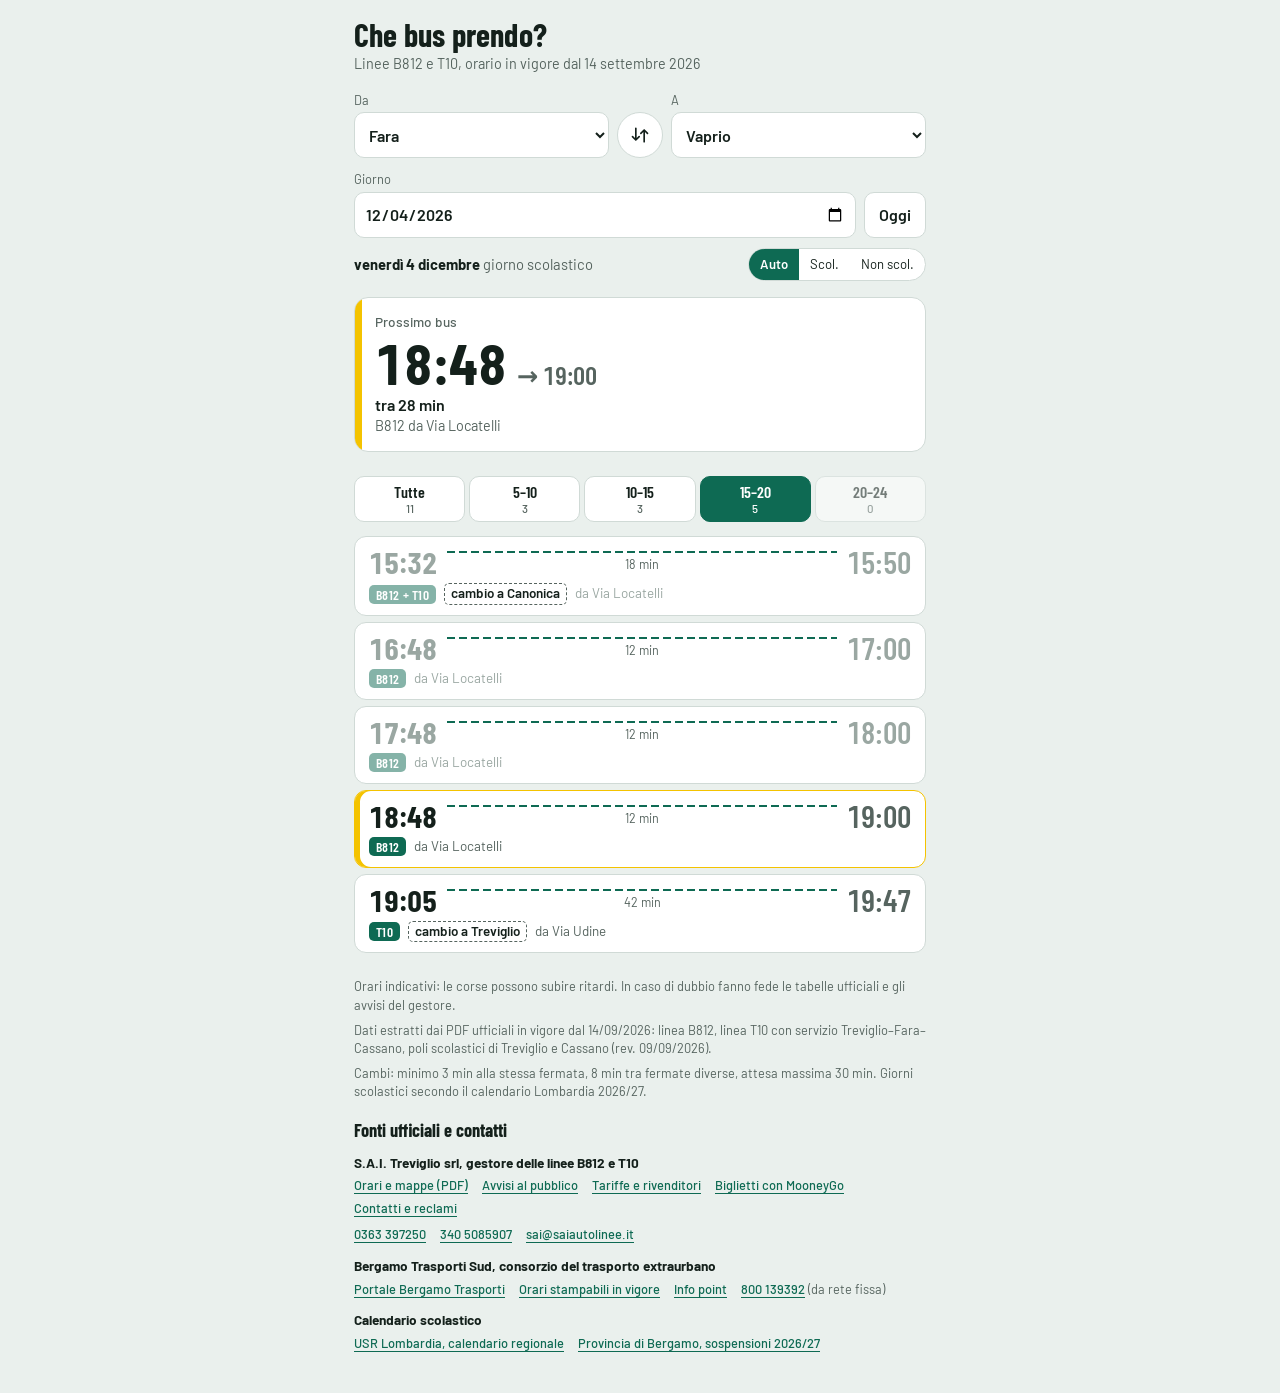
<file: index.html>
<!doctype html>
<html lang="it">
<head>
<meta charset="utf-8">
<meta name="viewport" content="width=device-width,initial-scale=1">
<title>Che bus prendo? Fara e Adda</title>
<link rel="preconnect" href="https://fonts.googleapis.com">
<link rel="preconnect" href="https://fonts.gstatic.com" crossorigin>
<link href="https://fonts.googleapis.com/css2?family=Barlow+Condensed:wght@500;600;700&family=Barlow:wght@400;500;600&display=swap" rel="stylesheet">
<style>
:root{--bg:#EAF0ED;--surface:#FFFFFF;--ink:#14201B;--muted:#56645F;--line:#D0DAD6;--accent:#0E6A53;--accent-ink:#FFFFFF;--signal:#F4C300;--signal-ink:#1D1A00;--gone:#9AA7A2;
--num:"Barlow Condensed","Roboto Condensed","Arial Narrow",system-ui,sans-serif;--body:"Barlow",system-ui,-apple-system,"Segoe UI",sans-serif}
@media (prefers-color-scheme:dark){:root:not([data-theme="light"]){--bg:#0E1512;--surface:#17201C;--ink:#E4ECE8;--muted:#98A6A0;--line:#2A3631;--accent:#4DB293;--accent-ink:#06140F;--signal:#E6B800;--signal-ink:#191500;--gone:#5E6B66}}
:root[data-theme="dark"]{--bg:#0E1512;--surface:#17201C;--ink:#E4ECE8;--muted:#98A6A0;--line:#2A3631;--accent:#4DB293;--accent-ink:#06140F;--signal:#E6B800;--signal-ink:#191500;--gone:#5E6B66}
*{box-sizing:border-box}
html{-webkit-text-size-adjust:100%}
body{margin:0;background:var(--bg);color:var(--ink);font:400 16px/1.45 var(--body)}
main{max-width:600px;margin:0 auto;padding:18px 14px 40px}
h1{font:700 2rem/1 var(--num);margin:0 0 4px;letter-spacing:.2px}
.sub{margin:0 0 16px;color:var(--muted);font-size:.9rem}
button,select,input{font:inherit;color:inherit}
:focus-visible{outline:3px solid var(--signal);outline-offset:2px}
.route{display:grid;grid-template-columns:1fr auto 1fr;gap:8px;align-items:end}
label{display:block;font-size:.8rem;color:var(--muted);margin:0 0 3px}
select,input[type=date]{width:100%;min-height:46px;padding:8px 10px;background:var(--surface);border:1px solid var(--line);border-radius:10px;font-weight:600}
#swap{width:46px;height:46px;border-radius:50%;border:1px solid var(--line);background:var(--surface);display:grid;place-items:center;cursor:pointer}
#swap svg{width:20px;height:20px}
.day{display:grid;grid-template-columns:1fr auto;gap:8px;margin-top:12px;align-items:end}
#today{min-height:46px;padding:0 14px;border-radius:10px;border:1px solid var(--line);background:var(--surface);cursor:pointer;font-weight:600}
.dayrow{display:flex;flex-wrap:wrap;gap:6px 12px;align-items:center;justify-content:space-between;margin-top:10px}
#dayline{margin:0;font-size:.92rem}#dayline span{color:var(--muted)}
#ov{display:inline-flex;border:1px solid var(--line);border-radius:999px;overflow:hidden;background:var(--surface)}
#ov button{border:0;background:none;padding:6px 11px;font-size:.82rem;cursor:pointer}
#ov button[aria-pressed=true]{background:var(--accent);color:var(--accent-ink);font-weight:600}
#notice,.warnbox{margin:10px 0 0;padding:8px 12px;border-radius:10px;background:var(--surface);border-left:4px solid var(--signal);font-size:.9rem}
#hero{margin:16px 0 0;background:var(--surface);border-radius:14px;padding:14px 16px 14px 20px;position:relative;overflow:hidden;border:1px solid var(--line)}
#hero::before{content:"";position:absolute;left:0;top:0;bottom:0;width:7px;background:var(--signal)}
#hero p{margin:0}
#hero .k{font-size:.85rem;color:var(--muted);font-weight:500}
#hero .big{font:700 3.6rem/1 var(--num);font-variant-numeric:tabular-nums;margin:2px 0}
#hero .big .to{font-size:1.6rem;font-weight:600;color:var(--muted);margin-left:10px}
#hero .s{font-weight:600}#hero .s2{color:var(--muted);font-size:.9rem}
.link{border:0;background:none;color:var(--accent);font-weight:600;padding:4px 0;cursor:pointer;text-decoration:underline;text-underline-offset:3px}
#bands{display:grid;grid-template-columns:repeat(5,1fr);gap:4px;margin:18px 0 8px;position:sticky;top:0;background:var(--bg);padding:6px 0;z-index:2}
#bands button{border:1px solid var(--line);background:var(--surface);border-radius:10px;padding:6px 2px;cursor:pointer;font:600 1rem/1.1 var(--num);display:flex;flex-direction:column;align-items:center}
#bands small{font:500 .72rem var(--body);color:var(--muted)}
#bands button[aria-selected=true]{background:var(--accent);color:var(--accent-ink);border-color:var(--accent)}
#bands button[aria-selected=true] small{color:inherit}
#bands .empty{opacity:.55}
#list{list-style:none;margin:0;padding:0}
#list>li{background:var(--surface);border:1px solid var(--line);border-radius:12px;margin:0 0 6px}
#list>li.next{border-color:var(--signal);box-shadow:inset 5px 0 0 var(--signal)}
.row{width:100%;display:grid;grid-template-columns:auto 1fr auto;grid-template-areas:"dep mid arr" "meta meta meta";gap:0 10px;align-items:center;padding:10px 14px;border:0;background:none;text-align:left;cursor:pointer}
.t{font:700 1.9rem/1 var(--num);font-variant-numeric:tabular-nums}
.dep{grid-area:dep}.arr{grid-area:arr;color:var(--muted);font-weight:600}
.mid{grid-area:mid;display:flex;flex-direction:column;align-items:center;gap:2px}
.bar{height:2px;width:100%;background:repeating-linear-gradient(90deg,var(--accent) 0 8px,transparent 8px 12px)}
.d{font-size:.78rem;color:var(--muted)}
.meta{grid-area:meta;display:flex;flex-wrap:wrap;gap:4px 8px;margin-top:6px;font-size:.84rem;align-items:center}
.ln{font:600 .85rem var(--num);background:var(--accent);color:var(--accent-ink);padding:1px 7px;border-radius:5px;letter-spacing:.3px}
.chg{font-weight:600;color:var(--ink);border:1px dashed var(--muted);padding:0 6px;border-radius:5px}
.from{color:var(--muted)}
li.gone .t,li.gone .from{color:var(--gone)}li.gone .ln{opacity:.5}
.detail{padding:4px 14px 14px;border-top:1px solid var(--line)}
.legh{margin:10px 0 4px;font-size:.84rem;color:var(--muted)}.legh b{color:var(--ink)}
.tl{list-style:none;margin:0;padding:0 0 0 14px;border-left:2px solid var(--line)}
.tl li{display:grid;grid-template-columns:3.2em 1fr;gap:8px;padding:3px 0;position:relative;font-size:.9rem}
.tl li::before{content:"";position:absolute;left:-19px;top:10px;width:8px;height:8px;border-radius:50%;background:var(--surface);border:2px solid var(--line)}
.tl li.edge::before{background:var(--accent);border-color:var(--accent)}
.tl li.edge{font-weight:600}
.tl time{font:600 1rem var(--num);font-variant-numeric:tabular-nums}
.tl em{font-style:normal;color:var(--muted)}
.change{margin:10px 0;padding:8px 10px;border-radius:8px;background:var(--bg);font-size:.88rem}
.backh{margin:14px 0 6px;font-weight:600;font-size:.9rem}.warn{color:var(--muted);font-weight:500}
.chips{display:flex;flex-wrap:wrap;gap:6px;align-items:center}
.chips button{border:1px solid var(--accent);color:var(--accent);background:none;border-radius:999px;padding:3px 12px;font:600 1.05rem var(--num);cursor:pointer}
.chips .last,.fine{font-size:.8rem;color:var(--muted);margin:4px 0 0}
.hint{margin:0 0 8px;font-size:.88rem;color:var(--muted)}
.none{background:var(--surface);border:1px solid var(--line);border-radius:12px;padding:14px;margin:0}
footer{margin-top:24px;font-size:.8rem;color:var(--muted)}
footer p{margin:0 0 6px}
footer h2{font:700 1.15rem var(--num);color:var(--ink);margin:18px 0 6px}
footer h3{font-size:.85rem;color:var(--ink);margin:12px 0 4px}
footer ul{list-style:none;margin:0;padding:0;display:flex;flex-wrap:wrap;gap:4px 14px}
a{color:var(--accent);text-underline-offset:3px}
footer a{font-weight:500}
footer ul+ul{margin-top:8px}
@media (max-width:380px){#hero .big{font-size:3rem}.t{font-size:1.65rem}#bands button{font-size:.9rem}}
@media (prefers-reduced-motion:reduce){*{scroll-behavior:auto!important}}
</style>
</head>
<body>
<main>
<h1>Che bus prendo?</h1>
<p class="sub">Linee B812 e T10, orario in vigore dal 14 settembre 2026</p>

<div class="route">
  <div><label for="from">Da</label><select id="from"></select></div>
  <button id="swap" aria-label="Inverti partenza e arrivo" title="Inverti"><svg viewBox="0 0 24 24" fill="none" stroke="currentColor" stroke-width="2" stroke-linecap="round" stroke-linejoin="round"><path d="M7 4v14M3 14l4 4 4-4M17 20V6M13 10l4-4 4 4"/></svg></button>
  <div><label for="to">A</label><select id="to"></select></div>
</div>

<div class="day">
  <div><label for="date">Giorno</label><input type="date" id="date" min="2026-09-14" max="2027-09-13"></div>
  <button id="today">Oggi</button>
</div>
<div class="dayrow">
  <p id="dayline"></p>
  <div id="ov" role="group" aria-label="Tipo di giorno"><button data-v="auto">Auto</button><button data-v="S">Scol.</button><button data-v="NS">Non scol.</button></div>
</div>
<p id="notice" hidden></p>
<p id="bridge" class="warnbox" hidden>Molte scuole superiori della provincia di Bergamo sospendono le lezioni in questo giorno: le corse scolastiche potrebbero non esserci. Controlla gli <a href="https://www.saiautolinee.it/notizie" target="_blank" rel="noopener noreferrer">avvisi SAI</a> o scegli Non scol.</p>

<section id="hero" aria-live="polite" hidden></section>
<div id="bands" role="tablist" aria-label="Fasce orarie"></div>
<p id="hint" class="hint" hidden>Nessun bus diretto su questa tratta: sono indicate le soluzioni con un cambio.</p>
<ul id="list"></ul>
<section id="mappa" hidden></section>

<footer>
  <p>Orari indicativi: le corse possono subire ritardi. In caso di dubbio fanno fede le tabelle ufficiali e gli avvisi del gestore.</p>
  <p>Dati estratti dai PDF ufficiali in vigore dal 14/09/2026: linea B812, linea T10 con servizio Treviglio–Fara–Cassano, poli scolastici di Treviglio e Cassano (rev. 09/09/2026).</p>
  <p>Cambi: minimo 3 min alla stessa fermata, 8 min tra fermate diverse, attesa massima 30 min. Giorni scolastici secondo il calendario Lombardia 2026/27.</p>

  <h2>Fonti ufficiali e contatti</h2>
  <h3>S.A.I. Treviglio srl, gestore delle linee B812 e T10</h3>
  <ul>
    <li><a href="https://www.saiautolinee.it/orari-e-linee#lines" target="_blank" rel="noopener noreferrer">Orari e mappe (PDF)</a></li>
    <li><a href="https://www.saiautolinee.it/notizie" target="_blank" rel="noopener noreferrer">Avvisi al pubblico</a></li>
    <li><a href="https://www.saiautolinee.it/tariffe" target="_blank" rel="noopener noreferrer">Tariffe e rivenditori</a></li>
    <li><a href="https://www.saiautolinee.it/mooneygo" target="_blank" rel="noopener noreferrer">Biglietti con MooneyGo</a></li>
    <li><a href="https://www.saiautolinee.it/contatti" target="_blank" rel="noopener noreferrer">Contatti e reclami</a></li>
  </ul>
  <ul>
    <li><a href="tel:+390363397250">0363 397250</a></li>
    <li><a href="tel:+393405085907">340 5085907</a></li>
    <li><a href="mailto:sai@saiautolinee.it">sai@saiautolinee.it</a></li>
  </ul>
  <h3>Bergamo Trasporti Sud, consorzio del trasporto extraurbano</h3>
  <ul>
    <li><a href="https://www.bergamotrasporti.it/" target="_blank" rel="noopener noreferrer">Portale Bergamo Trasporti</a></li>
    <li><a href="https://www.bergamotrasporti.it/orari-stampabili-in-vigore/" target="_blank" rel="noopener noreferrer">Orari stampabili in vigore</a></li>
    <li><a href="https://www.bergamotrasporti.it/info-point/informazioni/" target="_blank" rel="noopener noreferrer">Info point</a></li>
    <li><a href="tel:800139392">800 139392</a> (da rete fissa)</li>
  </ul>
  <h3>Calendario scolastico</h3>
  <ul>
    <li><a href="https://www.mim.gov.it/web/usr-lombardia/calendario-scolastico-regionale" target="_blank" rel="noopener noreferrer">USR Lombardia, calendario regionale</a></li>
    <li><a href="https://www.provincia.bergamo.it/cnvpbgrm/po/mostra_news.php?id=2630&amp;area=H" target="_blank" rel="noopener noreferrer">Provincia di Bergamo, sospensioni 2026/27</a></li>
  </ul>
</footer>
</main>
<script>
const DATA={"stops":[["Pontirolo","Viale Italia"],["Pontirolo","Via Mazzini"],["Ciserano","Via Circonvallazione Sud fronte civ. 10"],["Ciserano","SP122 Francesca"],["Zingonia","corso Europa c/o Fai Da Te"],["Verdellino","Corso Africa"],["Verdellino","Via Gramsci civ. 22"],["Verdellino","Via Morletta, FS Nodo V1"],["Verdello","Via Don Giavazzi, banca"],["Levate","Corso Europa, parcheggio"],["Stezzano","Via Papa Giovanni XXIII 7"],["Treviglio","Stazione FS (V.le De Gasperi)"],["Treviglio","Piazza del Popolo"],["Treviglio","Stazione Ovest (P.le Mazzini)"],["Treviglio","V.le Montegrappa"],["Treviglio","Via Buonarroti"],["Treviglio","Via Isser (SAME)"],["Badalasco","Via Veneziana"],["Fara","Via Locatelli"],["Fara","Via Bergamo (distributore)"],["Canonica","Via Lodi 40"],["Canonica","Via Bergamo (edicola)"],["Bergamo","Colognola Chiesa"],["Bergamo","Stazione Autolinee, pensilina 11"],["Canonica","Via Matteotti (chiesa)"],["Vaprio","Via Perego (ATM)"],["Verdellino","E-BRT"],["Treviglio","Piazza Mentana"],["Castel Rozzone","Piazza Castello"],["Arcene","Corso Europa SS42"],["Verdello","Via Papa Giovanni XXIII, distributore"],["Caravaggio","Via Zenale e Butinone"],["Treviglio","Ospedale / ITIS"],["Treviglio","V.le Merisio (Agraria)"],["Caravaggio","Via Mazzini, Autostazione"],["Castel Rozzone","C.so Europa"],["Stezzano","Via Zanchi, Hotel Albi"],["Verdello","Via Giovanni XXIII - fronte distrib."],["Zingonia","corso Europa, 29/33"],["Ciserano","S.P.122, Via Francesca"],["Ciserano","Via Circonvallazione Sud 10"],["Arcene","Via Alcide De Gasperi 11"],["Arcene","Corso Europa, S.S.42"],["Verdellino","F.S. Via Gramsci, 15"],["Verdellino","Corso Africa, 16"],["Bergamo","stazione Autolinee,pensilina 11"],["Bergamo","Colognola Edicola"],["Verdello","Via Don Giavazzi"],["Verdellino","Via Morletta, lato Park, FS"],["Comun Nuovo","Via Duca D'Aosta 16"],["Castel Rozzone","Via Nazioni Unite"],["Vaprio","Via per Grezzago"],["Trezzo","Via Nenni (ITC)"],["Geromina","Via Canonica"],["Castel Cerreto","Frazione"],["Fara","Via Udine"],["Trezzo","Via Biffi (edicola)"],["Cassano","Liceo (C.so Europa)"],["Cassano","Bv. Colonnella"],["Cassano","Stazione FS"]],"runs":[["B812","S5",0,"",[[0,365],[1,366],[2,373],[3,373],[4,374],[5,376],[6,378],[7,379],[8,381],[9,386],[10,395]]],["B812","S6",0,"",[[11,374],[12,376],[13,370],[14,371],[15,375],[16,378],[17,384],[18,391],[19,392],[20,396],[21,398],[0,404],[1,405],[2,416],[3,416],[4,417],[5,418],[6,420],[7,422],[8,423],[9,431],[10,443],[22,448],[23,460]]],["B812","NS6",1,"",[[11,375],[12,377],[13,378],[15,379],[16,382],[17,386],[18,393],[19,395],[20,398],[24,399],[25,405],[24,410],[21,411],[0,416],[1,417],[2,422],[3,424],[4,425],[5,426],[6,428],[26,430]]],["B812","S6",0,"",[[11,404],[12,406],[13,400],[14,401],[27,407],[28,415],[29,420],[30,425],[9,436],[10,444],[22,453],[23,465]]],["B812","S6",0,"",[[18,410],[19,411],[20,414],[21,415],[2,422]]],["B812","NS6",1,"",[[11,420],[12,422],[13,423],[15,424],[16,427],[17,431],[18,438],[19,440],[20,443],[24,444],[25,450],[24,455],[21,456],[0,461],[1,462],[2,467],[3,469],[4,470],[5,471],[6,473],[26,475]]],["B812","S6",0,"",[[11,480],[12,482],[13,483],[15,484],[16,487],[17,491],[18,498],[19,500],[20,503],[24,504],[25,510],[24,515],[21,516],[0,521],[1,522],[2,527],[3,529],[4,530],[5,531],[6,533],[26,535]]],["B812","NS6",1,"",[[11,495],[12,497],[13,498],[15,499],[16,502],[17,506],[18,513],[19,515],[20,518],[24,519],[25,525],[24,530],[21,531],[0,536],[1,537],[2,542],[3,544],[4,545],[5,546],[6,548],[26,550]]],["B812","NS6",1,"",[[11,540],[12,542],[13,543],[15,544],[16,547],[17,551],[18,558],[19,560],[20,563],[24,564],[25,570],[24,575],[21,576],[0,581],[1,582],[2,587],[3,589],[4,590],[5,591],[6,593],[26,595]]],["B812","S6",0,"",[[11,555],[12,557],[13,558],[15,559],[16,562],[17,566],[18,573],[19,575],[20,578],[24,579],[25,585],[24,590],[21,591],[0,596],[1,597],[2,602],[3,604],[4,605],[5,606],[6,608],[26,610]]],["B812","NS5",0,"",[[11,645],[12,647],[13,648],[15,649],[16,652],[17,656],[18,663],[19,665],[20,668],[24,669],[25,675],[24,680],[21,681],[0,686],[1,687],[2,692],[3,694],[4,695],[5,696],[6,698],[26,700]]],["B812","S6",0,"",[[11,664],[12,666],[13,660],[14,661],[15,667],[16,670],[17,673],[18,678],[19,679],[20,681],[21,685],[0,690],[1,691],[2,696],[3,697],[4,700],[5,701],[6,703],[7,704],[8,706],[9,713],[10,719],[22,725],[23,730]]],["B812","NS6",1,"",[[11,675],[12,677],[13,678],[15,679],[16,682],[17,686],[18,693],[19,695],[20,698],[24,699],[25,705],[24,710],[21,711],[0,716],[1,717],[2,722],[3,724],[4,725],[5,726],[6,728],[26,730]]],["B812","S6",0,"",[[11,724],[12,726],[13,720],[14,721],[15,728],[16,730],[17,733],[18,738],[19,739],[20,743],[21,745],[0,750],[1,751],[2,758],[3,760],[4,762],[5,763],[6,765],[7,766],[8,768],[9,773],[10,779],[22,786],[23,792]]],["B812","S5",0,"",[[31,725],[32,729],[33,735],[11,739],[12,741],[27,743],[28,750],[29,755],[30,760],[10,769],[22,776],[23,785]]],["B812","SSAB",0,"",[[33,732],[11,737],[12,739],[13,741],[15,743],[16,744],[17,747],[18,751],[19,756],[21,760]]],["B812","SSAB",0,"",[[33,732],[11,739],[12,741],[27,742],[28,750],[29,755],[30,760],[10,769],[22,776],[23,785]]],["B812","NS6",1,"",[[11,750],[12,752],[13,753],[15,754],[16,757],[17,761],[18,768],[19,770],[20,773],[24,774],[25,780],[24,785],[21,786],[0,791],[1,792],[2,797],[3,799],[4,800],[5,801],[6,803],[26,805]]],["B812","S6",0,"",[[11,754],[12,756],[13,750],[14,751],[15,758],[16,759],[17,762],[18,766],[19,767],[20,771],[21,772],[0,778],[1,779],[2,786],[3,787],[4,790],[5,792],[6,794],[7,795],[8,796],[9,801],[10,808],[22,814],[23,820]]],["B812","S6",0,"",[[34,785],[35,798],[29,803],[2,808],[3,809],[4,811],[5,812],[6,814],[7,815],[8,815],[30,816]]],["B812","S6",0,"",[[31,785],[32,790],[33,793],[11,798],[12,800],[13,802],[15,803],[16,805],[17,809],[18,813],[19,814],[20,817],[21,820],[0,824],[1,825],[2,832],[3,834],[4,836],[5,837],[6,839],[7,840],[8,842],[9,847],[10,855],[22,860],[23,870]]],["B812","S6",0,"",[[31,790],[32,793],[33,795],[11,800],[12,802],[27,804],[0,814],[1,813],[2,821],[3,823],[4,825],[5,826],[6,828],[30,830],[9,834]]],["B812","NS6",1,"",[[11,795],[12,797],[13,798],[15,799],[16,802],[17,806],[18,813],[19,815],[20,818],[24,819],[25,825],[24,830],[21,831],[0,836],[1,837],[2,842],[3,844],[4,845],[5,846],[6,848],[26,850]]],["B812","S5",0,"",[[34,845],[35,858],[29,863],[2,868],[3,869],[4,871],[5,872],[6,874],[26,875],[7,875],[8,876]]],["B812","S5",0,"",[[31,845],[32,848],[33,850],[11,860],[12,862],[15,863],[16,866],[17,870],[18,875],[19,876],[20,879],[21,880],[0,885],[1,887],[2,893],[3,895],[4,897],[5,898],[6,900],[7,901],[8,902],[9,909],[10,916],[22,921],[23,927]]],["B812","NS6",1,"",[[11,870],[12,872],[13,873],[15,874],[16,877],[17,881],[18,888],[19,890],[20,893],[24,894],[25,900],[24,905],[21,906],[0,911],[1,912],[2,917],[3,919],[4,920],[5,921],[6,923],[26,925]]],["B812","SSAB",0,"",[[11,885],[12,887],[13,888],[15,889],[16,892],[17,896],[18,903],[19,905],[20,908],[24,909],[25,915],[24,920],[21,921],[0,926],[1,927],[2,932],[3,934],[4,935],[5,936],[6,938],[26,940]]],["B812","S5",0,"",[[31,905],[32,908],[33,910],[11,915],[12,917],[13,920],[15,923],[16,924],[17,928],[18,932],[19,933],[20,936],[21,939],[0,942],[1,945],[2,952],[3,954],[4,956],[5,957],[6,959],[26,962],[7,960],[8,967],[9,972],[10,975],[22,981],[23,987]]],["B812","F6",1,"",[[11,990],[12,992],[13,993],[15,994],[16,997],[17,1001],[18,1008],[19,1010],[20,1013],[24,1014],[25,1020],[24,1025],[21,1026],[0,1031],[1,1032],[2,1037],[3,1039],[4,1040],[5,1041],[6,1043],[26,1045]]],["B812","NS5",0,"",[[11,1050],[12,1052],[13,1053],[15,1054],[16,1057],[17,1061],[18,1068],[19,1070],[20,1073],[24,1074],[25,1080],[24,1085],[21,1086],[0,1091],[1,1092],[2,1097],[3,1099],[4,1100],[5,1101],[6,1103],[26,1105]]],["B812","S6",0,"",[[11,1050],[12,1052],[13,1053],[15,1054],[16,1057],[17,1061],[18,1068],[19,1070],[20,1073],[24,1074],[25,1080],[24,1085],[21,1086],[0,1091],[1,1092],[2,1097],[3,1099],[4,1100],[5,1101],[6,1103],[26,1105]]],["B812","F6",1,"",[[11,1110],[12,1112],[13,1113],[15,1114],[16,1117],[17,1121],[18,1128],[19,1130],[20,1133],[24,1134],[25,1140],[24,1145],[21,1146],[0,1151],[1,1152],[2,1157],[3,1159],[4,1160],[5,1161],[6,1163],[26,1165]]],["B812","NS6",1,"",[[11,1155],[12,1157],[13,1158],[15,1159],[16,1162],[17,1166],[18,1173],[19,1175],[20,1178],[24,1179],[25,1185],[24,1190],[21,1191],[0,1196],[1,1197],[2,1202],[3,1204],[4,1205],[5,1206],[6,1208],[26,1210]]],["B812","NS6",1,"",[[21,338],[24,340],[25,345],[24,350],[20,351],[19,354],[18,355],[17,362],[16,367],[15,370],[13,371],[14,372],[11,374]]],["B812","NS6",1,"",[[21,380],[24,382],[25,387],[24,392],[20,393],[19,396],[18,397],[17,404],[16,409],[15,412],[13,413],[14,414],[11,416]]],["B812","S6",0,"",[[19,399],[18,401],[17,405],[16,410],[15,412],[13,413]]],["B812","S6",0,"",[[36,400],[9,408],[37,412],[38,420],[39,422],[34,450],[27,468],[12,472],[13,475]]],["B812","S6",0,"",[[40,422],[41,430],[42,431],[35,439],[34,458],[27,473],[12,474],[11,476]]],["B812","NS6",1,"",[[26,430],[43,431],[44,433],[38,434],[40,438],[1,444],[0,445],[21,449],[24,451],[25,456],[24,461],[20,462],[19,465],[18,466],[17,473],[16,478],[15,481],[13,482],[14,483],[11,485]]],["B812","S6",0,"",[[45,460],[46,470],[36,476],[9,485],[47,492],[48,493],[43,494],[44,496],[38,498],[40,500],[1,506],[0,507],[21,510],[20,512],[19,515],[18,516],[17,525],[16,529],[15,532],[13,533],[14,534],[11,535]]],["B812","NS6",1,"",[[26,480],[43,481],[44,483],[38,484],[40,488],[1,494],[0,495],[21,499],[24,501],[25,506],[24,511],[20,512],[19,515],[18,516],[17,523],[16,528],[15,531],[13,532],[14,533],[11,535]]],["B812","S5",0,"",[[45,500],[46,510],[36,516],[9,525],[47,532],[48,533],[43,534],[44,536],[38,538],[40,540],[1,546],[0,547],[21,550],[20,552],[19,555],[18,556],[17,564],[16,569],[15,572],[13,573],[14,574],[11,575]]],["B812","NS6",1,"",[[26,555],[43,556],[44,558],[38,559],[40,563],[1,569],[0,570],[21,574],[24,576],[25,581],[24,586],[20,587],[19,590],[18,591],[17,598],[16,603],[15,606],[13,607],[14,608],[11,610]]],["B812","NS6",1,"",[[26,595],[43,596],[44,598],[38,599],[40,603],[1,609],[0,610],[21,614],[24,616],[25,621],[24,626],[20,627],[19,630],[18,631],[17,638],[16,643],[15,646],[13,647],[14,648],[11,650]]],["B812","S6",0,"",[[26,610],[43,611],[44,613],[38,614],[40,618],[1,624],[0,625],[21,629],[24,631],[25,636],[24,641],[20,642],[19,645],[18,646],[17,653],[16,658],[15,661],[13,662],[14,663],[11,665]]],["B812","NS5",0,"",[[26,700],[43,701],[44,703],[38,704],[40,708],[1,714],[0,715],[21,719],[24,721],[25,726],[24,731],[20,732],[19,735],[18,736],[17,743],[16,748],[15,751],[13,752],[14,753],[11,755]]],["B812","NS6",1,"",[[26,730],[43,731],[44,733],[38,734],[40,738],[1,744],[0,745],[21,749],[24,751],[25,756],[24,761],[20,762],[19,765],[18,766],[17,773],[16,778],[15,781],[13,782],[14,783],[11,785]]],["B812","S6",0,"",[[45,735],[46,745],[36,751],[9,760],[47,767],[48,768],[43,769],[44,771],[38,773],[40,775],[1,781],[0,782],[21,785],[20,787],[19,790],[18,791],[17,796],[16,802],[15,806],[13,807],[14,808],[11,810]]],["B812","S6",0,"",[[45,795],[46,801],[36,807],[49,813],[37,817],[41,821],[42,822],[50,825],[35,827],[27,834],[12,835],[13,845],[11,840]]],["B812","S6",0,"",[[45,800],[46,810],[36,816],[9,825],[47,832],[48,833],[43,834],[44,836],[38,838],[40,840],[1,846],[0,847],[21,850],[20,852],[19,855],[18,856],[17,862],[16,869],[15,872],[13,873],[14,874],[11,875]]],["B812","NS6",1,"",[[26,810],[43,811],[44,813],[38,814],[40,818],[1,824],[0,825],[21,829],[24,831],[25,836],[24,841],[20,842],[19,845],[18,846],[17,853],[16,858],[15,861],[13,862],[14,863],[11,865]]],["B812","S5",0,"",[[37,816],[41,821],[42,822],[50,825]]],["B812","SSAB",0,"",[[37,816],[41,821],[42,821],[50,825],[27,836],[12,839],[13,840]]],["B812","NS6",1,"",[[26,850],[43,851],[44,853],[38,854],[40,858],[1,864],[0,865],[21,869],[24,871],[25,876],[24,881],[20,882],[19,885],[18,886],[17,893],[16,898],[15,901],[13,902],[14,903],[11,905]]],["B812","S6",0,"",[[45,850],[46,860],[36,863],[9,868],[37,873],[40,890],[41,878],[42,880],[1,895],[0,896],[21,901],[20,902],[19,906],[18,908],[17,913],[16,916],[15,919],[13,920]]],["B812","S6",0,"",[[45,875],[46,882],[36,887],[9,892],[47,897],[48,898],[43,959],[44,901],[38,903],[40,908],[1,913],[0,914],[21,918],[20,919],[19,923],[18,924],[17,930],[16,934],[15,937],[13,940],[14,941],[11,942]]],["B812","S5",0,"",[[37,876],[41,882],[42,883],[13,906]]],["B812","NS6",1,"",[[26,930],[43,931],[44,933],[38,934],[40,938],[1,944],[0,945],[21,949],[24,951],[25,956],[24,961],[20,962],[19,965],[18,966],[17,973],[16,978],[15,981],[13,982],[14,983],[11,985]]],["B812","SSAB",0,"",[[26,940],[43,941],[44,943],[38,944],[40,948],[1,954],[0,955],[21,959],[24,961],[25,966],[24,971],[20,972],[19,975],[18,976],[17,983],[16,988],[15,991],[13,992],[14,993],[11,995]]],["B812","S5",0,"",[[45,950],[46,956],[36,962],[9,967],[47,972],[48,973],[43,974],[44,977],[38,978],[40,983],[1,990],[0,992],[21,995],[20,997],[19,1000],[18,1001],[17,1007],[16,1012],[15,1015],[13,1017],[14,1018],[11,1019]]],["B812","F6",1,"",[[26,1050],[43,1051],[44,1053],[38,1054],[40,1058],[1,1064],[0,1065],[21,1069],[24,1071],[25,1076],[24,1081],[20,1082],[19,1085],[18,1086],[17,1093],[16,1098],[15,1101],[13,1102],[14,1103],[11,1105]]],["B812","NS5",0,"",[[26,1105],[43,1106],[44,1108],[38,1109],[40,1113],[1,1119],[0,1120],[21,1124],[24,1126],[25,1131],[24,1136],[20,1137],[19,1140],[18,1141],[17,1148],[16,1153],[15,1156],[13,1157],[14,1158],[11,1160]]],["B812","S6",0,"",[[26,1115],[43,1116],[44,1118],[38,1119],[40,1123],[1,1129],[0,1130],[21,1134],[24,1136],[25,1141],[24,1146],[20,1147],[19,1150],[18,1151],[17,1158],[16,1163],[15,1166],[13,1167],[14,1168],[11,1170]]],["B812","F6",1,"",[[26,1165],[43,1166],[44,1168],[38,1169],[40,1173],[1,1179],[0,1180],[21,1184],[24,1186],[25,1191],[24,1196],[20,1197],[19,1200],[18,1201],[17,1208],[16,1213],[15,1216],[13,1217],[14,1218],[11,1220]]],["B812","NS6",1,"",[[26,1210],[43,1211],[44,1213],[38,1214],[40,1218],[1,1224],[0,1225],[21,1229],[24,1231],[25,1236],[24,1241]]],["T10","S6",0,"",[[21,382],[24,384],[51,388],[52,400]]],["T10","NS6",1,"",[[11,388],[12,389],[13,385],[15,391],[53,394],[54,397],[0,402],[21,405],[24,406],[51,409],[25,412]]],["T10","S5",0,"",[[21,400],[24,401],[51,404],[25,406]]],["T10","S5",0,"",[[11,408],[12,410],[13,405],[15,412],[53,416],[54,421],[0,425],[21,430],[55,438],[24,444],[51,450],[25,452],[56,464],[52,468]]],["T10","S5",0,"",[[11,490],[12,492],[13,494],[15,496],[53,499],[54,503],[0,509],[21,513],[24,514],[51,518],[25,520]]],["T10","NS6",1,"",[[11,510],[12,512],[13,514],[15,516],[53,519],[54,523],[0,528],[21,532],[24,533],[51,537],[25,539]]],["T10","S5",0,"",[[11,540],[12,542],[13,544],[15,546],[53,549],[54,554],[0,560],[21,564],[24,565],[51,568],[25,570]]],["T10","S5",0,"",[[11,600],[12,602],[13,604],[15,606],[53,609],[54,614],[0,620],[21,624],[24,625],[51,628],[25,630]]],["T10","S5",0,"",[[31,725],[32,729],[33,731],[11,735],[12,737],[13,739],[15,741],[53,744],[54,748],[0,753],[21,757],[24,758],[51,762],[25,764],[56,774],[52,777]]],["T10","SSAB",0,"",[[33,732],[11,739],[12,741],[13,743],[15,745],[53,748],[54,752],[0,757],[21,762],[24,763],[51,767],[25,769],[56,778],[52,783]]],["T10","S6",0,"Y",[[31,785],[32,790],[33,792],[11,800],[12,802],[27,804],[53,809],[54,813],[0,819],[21,823],[24,824],[51,828],[25,830],[52,845]]],["T10","S5",0,"Y",[[31,850],[32,855],[33,857],[11,860],[12,862],[27,864],[53,872],[54,878],[0,885],[21,889],[24,890],[51,894],[25,896],[52,895]]],["T10","S5",0,"W",[[31,850],[32,855],[33,857],[11,865],[12,867],[0,878],[21,883],[24,884],[51,888],[25,890]]],["T10","S5",0,"",[[13,860],[15,861],[54,870]]],["T10","S5",0,"",[[31,905],[32,910],[33,912],[11,920],[12,922],[13,924],[15,926],[53,929],[54,935],[0,940],[21,945],[24,946],[51,950],[25,952],[56,962],[52,965]]],["T10","NS6",1,"",[[11,970],[12,972],[13,974],[15,976],[53,979],[54,983],[0,988],[21,992],[24,993],[51,997],[25,999]]],["T10","S5",0,"Y",[[11,973],[12,974],[27,976],[13,970],[15,972],[53,979],[54,983],[0,988],[21,994],[24,995],[51,999],[25,1001],[56,1010]]],["T10","S5",0,"",[[11,1040],[12,1042],[13,1044],[15,1046],[53,1049],[54,1053],[0,1059],[21,1063],[24,1064],[51,1068],[25,1070]]],["T10","S5",0,"",[[11,1100],[12,1102],[13,1104],[15,1106],[53,1109],[54,1113],[0,1119],[21,1123],[24,1124],[51,1128],[25,1130]]],["T10","S5",0,"",[[11,1133],[12,1134],[13,1130],[15,1136],[53,1141],[54,1145],[0,1150],[21,1160]]],["T10","F6",1,"",[[11,1160],[12,1162],[13,1164],[15,1166],[53,1169],[54,1173],[0,1178],[21,1182],[24,1183],[51,1187],[25,1189]]],["T10","S5",0,"",[[20,375],[21,376],[55,370],[0,380],[54,385],[53,388],[15,392],[13,393],[11,397]]],["T10","S5",0,"C",[[52,400],[56,408],[51,412],[24,413],[0,420],[13,435],[14,438],[11,440]]],["T10","SSAB",0,"C",[[52,405],[56,413],[25,418],[51,420],[24,424],[21,425],[0,429],[54,433],[53,436],[15,437],[13,440],[14,442],[11,444]]],["T10","S5",0,"C",[[25,410],[51,412],[24,413],[54,430],[53,433],[15,438],[13,440],[14,441],[11,445]]],["T10","NS6",1,"",[[25,415],[51,417],[24,418],[21,420],[0,425],[54,429],[53,432],[15,433],[13,437],[14,439],[11,440]]],["T10","S6",0,"",[[20,420],[21,422],[0,425],[54,430],[53,435],[15,439],[13,440]]],["T10","S5",0,"",[[52,470],[56,473],[25,478],[51,480],[24,484],[21,485],[0,492],[54,498],[53,502],[15,504],[13,505],[14,507],[11,510]]],["T10","S5",0,"",[[25,520],[51,522],[24,526],[21,527],[0,531],[54,535],[53,538],[15,539],[13,542],[14,544],[11,545]]],["T10","NS6",1,"",[[25,540],[51,542],[24,546],[21,547],[0,551],[54,555],[53,558],[15,559],[13,562],[14,564],[11,565]]],["T10","S5",0,"",[[25,575],[51,577],[24,581],[21,582],[0,586],[54,590],[53,593],[15,594],[13,597],[14,599],[11,600]]],["T10","S5",0,"",[[25,635],[51,637],[24,641],[21,642],[0,646],[54,650],[53,653],[15,654],[13,657],[14,659],[11,660]]],["T10","S6",0,"",[[52,785],[56,788],[25,793],[51,795],[24,799],[20,800],[55,803],[0,811],[54,815],[53,818],[15,820],[13,821],[14,823],[11,827]]],["T10","S6",0,"",[[52,850],[56,853],[25,858],[51,860],[24,864],[20,865],[55,869],[0,875],[54,879],[53,882],[15,883],[13,886],[14,888],[11,890]]],["T10","S5",0,"",[[54,875],[53,878],[15,882],[13,883],[14,885],[11,887]]],["T10","S5",0,"",[[25,890],[51,892],[24,894],[21,895]]],["T10","S5",0,"",[[52,915],[56,918],[25,923],[51,925],[24,929],[20,930],[55,935],[0,945],[54,949],[53,953],[15,957],[13,958],[14,960],[11,963]]],["T10","S5",0,"",[[52,965],[56,968],[25,973],[51,975],[24,979],[20,980],[55,984],[0,988],[54,992],[53,995],[15,996],[13,999],[14,1001],[11,1003]]],["T10","NS6",1,"",[[25,1000],[51,1002],[24,1006],[21,1007],[0,1011],[54,1015],[53,1018],[15,1022],[13,1023],[14,1025],[11,1028]]],["T10","S5",0,"",[[56,1020],[25,1028],[51,1030],[24,1034],[21,1035],[0,1039],[54,1047],[53,1049],[15,1050],[13,1053],[14,1055],[11,1056]]],["T10","S5",0,"",[[25,1070],[51,1072],[24,1076],[21,1077],[0,1081],[54,1085],[53,1088],[15,1089],[13,1092],[14,1094],[11,1095]]],["T10","S5",0,"",[[25,1130],[51,1132],[24,1136],[21,1137],[0,1143],[54,1147],[53,1152],[15,1154],[13,1155],[14,1157],[11,1160]]],["T10","F6",1,"",[[25,1190],[51,1192],[24,1196],[21,1197]]],["T10","S6",0,"",[[57,755],[58,761],[17,771],[18,765],[55,766],[13,780]]],["B812","S5",0,"",[[11,790],[12,792],[16,800],[17,805],[18,810],[55,812]]],["T10","S6",0,"",[[57,815],[58,822],[17,834],[18,828],[55,829],[13,840]]],["B812","S5",0,"",[[57,852],[58,859],[13,865]]],["T10","S5",0,"",[[57,872],[58,879],[17,889],[18,884],[55,885],[13,895]]],["T10","S5",0,"",[[13,874],[11,870],[12,872],[16,875],[17,879],[18,883],[19,885]]],["T10","S5",0,"",[[13,905],[16,908],[17,911],[18,919],[55,920]]],["T10","S5",0,"",[[59,1105],[58,1110],[18,1119],[55,1120]]],["T10","S6",0,"",[[13,1111],[11,1108],[12,1109],[16,1114],[17,1118],[18,1123],[19,1125]]],["T10","S5",0,"",[[11,1135],[12,1137],[16,1141],[17,1145],[18,1149],[55,1150]]],["T10","S5",0,"",[[13,1165],[11,1168],[12,1169],[16,1171],[17,1175],[18,1178],[55,1179]]],["T10","S5",0,"",[[59,1165],[58,1170],[18,1179],[19,1181]]],["T10","F6",1,"",[[19,364],[55,365],[18,366],[17,370],[16,373],[13,376],[11,380]]],["T10","S6",0,"",[[19,396],[55,397],[18,398],[17,405],[16,408],[13,410]]],["T10","S5",0,"",[[17,395],[16,398],[13,405]]],["T10","F5",1,"",[[55,405],[18,406],[59,427]]],["T10","S5",0,"",[[19,412],[55,413],[18,415],[17,420],[16,424],[13,427]]],["T10","S6",0,"",[[19,412],[55,413],[18,415],[17,420],[16,424],[13,427],[11,429]]],["T10","S6",0,"YCG",[[57,420],[13,445],[11,450]]],["T10","S5",0,"YCG",[[57,420],[13,445],[11,450]]],["T10","S6",0,"",[[55,425],[18,426],[17,430],[16,434],[13,440]]],["T10","S6",0,"",[[13,440],[11,445],[12,446],[17,455],[55,460],[18,461],[57,475]]],["T10","S5",0,"",[[55,1120],[18,1121],[17,1126],[16,1129],[13,1133],[11,1135]]],["T10","S5",0,"",[[55,1145],[18,1146],[17,1151],[16,1155],[13,1158],[11,1160]]]]};
// ---- core: pure functions, no DOM (testable with node) ----
const START = '2026-09-14';
const HUBS=['Fara','Vaprio','Canonica','Treviglio','Pontirolo','Cassano','Trezzo'];
const MIN_SAME=3, MIN_WALK=8, MAX_WAIT=30, MAX_TRIP=90;
const PLACES = ['Fara','Vaprio','Cassano','Trezzo','Treviglio'];
const ROUTES = {Fara:['Vaprio','Cassano','Trezzo','Treviglio'],Vaprio:['Fara','Cassano'],Cassano:['Fara','Vaprio'],Trezzo:['Fara'],Treviglio:['Fara']};
const PLACE_NAME = {Fara:"Fara Gera d'Adda",Vaprio:"Vaprio d'Adda",Cassano:"Cassano d'Adda",Trezzo:"Trezzo sull'Adda",Treviglio:'Treviglio'};
const BANDS = [[300,600,'5–10'],[600,900,'10–15'],[900,1200,'15–20'],[1200,1440,'20–24']];
const CODE_TXT = {F6:'Feriale lun–sab',F5:'Feriale lun–ven',S6:'Scolastica lun–sab',S5:'Scolastica lun–ven',SSAB:'Scolastica sabato',NS6:'Non scolastica lun–sab',NS5:'Non scolastica lun–ven',NSSAB:'Non scolastica sabato'};
const NOTE_TXT = {Y:'transita da P.za Mentana',W:'diretta Pontirolo–Canonica',C:'prosegue per ITIS e Caravaggio',X:'proviene da ITIS',YC:'transita da P.za Mentana, prosegue per ITIS e Caravaggio',G:'proviene da Groppello'};
// Calendario scolastico Lombardia 2026/27 (lezioni 14/09/2026 – 08/06/2027)
const SCHOOL_FROM = '2026-09-14', SCHOOL_TO = '2027-06-08';
const SCHOOL_OFF = [['2026-12-23','2027-01-05'],['2027-02-08','2027-02-09'],['2027-03-25','2027-03-30']];
// Provincia di Bergamo: sospensioni piu condivise dalle scuole superiori (non obbligatorie per tutte)
const BRIDGES_BG = ['2026-11-02','2026-12-07','2027-03-31'];
const FIXED_HOLIDAYS = ['01-01','01-06','04-25','05-01','06-02','08-15','11-01','12-08','12-25','12-26'];

function iso(d){return d.getFullYear()+'-'+String(d.getMonth()+1).padStart(2,'0')+'-'+String(d.getDate()).padStart(2,'0');}
function parseIso(s){const [y,m,d]=s.split('-').map(Number);return new Date(y,m-1,d);}
function addDays(s,n){const d=parseIso(s);d.setDate(d.getDate()+n);return iso(d);}
function easterMonday(y){ // Meeus/Jones/Butcher
  const a=y%19,b=Math.floor(y/100),c=y%100,d=Math.floor(b/4),e=b%4,f=Math.floor((b+8)/25),g=Math.floor((b-f+1)/3),
  h=(19*a+b-d-g+15)%30,i=Math.floor(c/4),k=c%4,l=(32+2*e+2*i-h-k)%7,m=Math.floor((a+11*h+22*l)/451),
  mo=Math.floor((h+l-7*m+114)/31),da=((h+l-7*m+114)%31)+1;
  return addDays(iso(new Date(y,mo-1,da)),1);
}
function dayInfo(s, override){ // override: 'auto' | 'S' | 'NS'
  const d=parseIso(s), dow=d.getDay(); // 0=dom
  const holiday = dow===0 || FIXED_HOLIDAYS.includes(s.slice(5)) || s===easterMonday(d.getFullYear());
  let school = s>=SCHOOL_FROM && s<=SCHOOL_TO && !SCHOOL_OFF.some(([a,b])=>s>=a&&s<=b);
  if(override==='S') school=true; else if(override==='NS') school=false;
  return {date:s,dow,holiday,school,august:d.getMonth()===7,bridge:BRIDGES_BG.includes(s)};
}
function runsOn(code, ago, di){
  if(di.holiday) return false;
  if(di.august && !ago) return false;
  const sat=di.dow===6;
  switch(code){
    case 'F6': return true;           case 'F5': return !sat;
    case 'S6': return di.school;      case 'S5': return di.school && !sat;
    case 'SSAB': return di.school && sat;
    case 'NS6': return !di.school;    case 'NS5': return !di.school && !sat;
    case 'NSSAB': return !di.school && sat;
  }
  return false;
}
function hm(t){return Math.floor(t/60)+':'+String(t%60).padStart(2,'0');}

function model(D){
  const stops=D.stops.map(([loc,name])=>({loc,name}));
  const runs=D.runs.map(([line,code,ago,notes,st],id)=>{
    const seq=st.map(([s,t])=>({loc:stops[s].loc,name:stops[s].name,t}));
    const segs=[]; // contiguous stops of the same locality, sorted by time
    for(const x of seq){ const last=segs[segs.length-1]; if(last&&last.loc===x.loc) last.stops.push(x); else segs.push({loc:x.loc,stops:[x]}); }
    for(const g of segs) g.stops.sort((a,b)=>a.t-b.t);
    return {id,line,code,ago:!!ago,notes:notes?notes.match(/YC|./g):[],segs};
  });
  return {stops,runs};
}
// direct leg of a run from A to B: first A segment, first B segment after it
function leg(run,A,B){
  const i=run.segs.findIndex(g=>g.loc===A); if(i<0) return null;
  const j=run.segs.findIndex((g,k)=>k>i&&g.loc===B); if(j<0) return null;
  const d=run.segs[j].stops, dep=run.segs[i].stops[0].t;
  // Treviglio: arrivo al capolinea/stazione (ultima fermata); altrove: prima fermata del paese
  const arr=(B==='Treviglio'?d[d.length-1]:d[0]).t;
  if(arr<=dep) return null;
  return {run,i,j,dep,arr};
}
function journeys(M,A,B,di){
  const act=M.runs.filter(r=>runsOn(r.code,r.ago,di));
  const out=[];
  // direct: merge identical dep/arr (duplicated S5/S6 columns)
  const seen=new Map();
  for(const r of act){ const l=leg(r,A,B); if(!l) continue;
    const k=l.dep+'-'+r.line+'-'+r.segs[l.i].stops[0].name; // stesso bus in colonne S5/S6 diverse
    if(seen.has(k)){ const p=seen.get(k); p.alt.push(r); if(l.arr<p.arr){p.arr=l.arr;p.legs=[l];} continue; }
    const j={dep:l.dep,arr:l.arr,legs:[l],alt:[],x:0}; seen.set(k,j); out.push(j);
  }
  // one change, anywhere except A/B
  for(const r1 of act){
    for(let i=0;i<r1.segs.length;i++){ if(r1.segs[i].loc!==A) continue;
      let best=null;
      for(let x=i+1;x<r1.segs.length;x++){ const X=r1.segs[x].loc; if(X===A||X===B||!HUBS.includes(X)) continue;
        for(const r2 of act){ if(r2===r1) continue;
          for(let y=0;y<r2.segs.length;y++){ if(r2.segs[y].loc!==X) continue;
            const l2=leg(r2,X,B); if(!l2||l2.i!==y) continue;
            // cambio fattibile: stessa fermata >=3', fermata diversa >=8', attesa <=30'
            let tr=null;
            for(const s1 of r1.segs[x].stops) for(const s2 of r2.segs[y].stops){
              const w=s2.t-s1.t, need=s1.name===s2.name?MIN_SAME:MIN_WALK;
              if(w>=need&&w<=MAX_WAIT&&(!tr||w<tr.wait)) tr={off:s1,on:s2,wait:w,loc:X};
            }
            if(!tr) continue;
            const dep=r1.segs[i].stops[0].t, arr=l2.arr;
            if(tr.off.t<=dep||arr<=tr.on.t||arr-dep>MAX_TRIP) continue; // scarta refusi orari
            if(!best||arr<best.arr) best={dep,arr,x:1,alt:[],change:tr,legs:[{run:r1,i,j:x,dep,arr:tr.off.t},{run:r2,i:y,j:l2.j,dep:tr.on.t,arr}]};
          }
        }
      }
      if(best) out.push(best);
      break;
    }
  }
  // soluzioni con cambio: solo se utili (niente diretta vicina, oppure non molto piu lenta)
  const directs=out.filter(j=>j.x===0);
  const dur=directs.map(j=>j.arr-j.dep).sort((a,b)=>a-b), typical=dur.length?dur[dur.length>>1]:0;
  const res=out.filter(J=>{
    if(J.x===0) return true;
    if(out.some(K=>K!==J&&K.dep>=J.dep&&K.arr<=J.arr&&K.x<=J.x&&(K.dep>J.dep||K.arr<J.arr||K.x<J.x))) return false;
    if(typical&&J.arr-J.dep>Math.max(typical*3,typical+30)) return false; // troppo lunga rispetto alla diretta
    const near=directs.some(K=>K.dep>=J.dep-10&&K.dep<=J.dep+60);
    if(!near) return true;
    return J.arr-J.dep<=typical+15 && !directs.some(K=>K.dep>=J.dep&&K.arr<=J.arr+10);
  });
  // dedupe change journeys with same dep/arr
  const u=new Map(); for(const j of res){const k=j.dep+'-'+j.arr+'-'+j.x; if(!u.has(k)||j.x===0) u.set(k,j);}
  return [...u.values()].sort((a,b)=>a.dep-b.dep||a.arr-b.arr);
}
function nextServiceDay(M,A,B,from,override,maxDays=14){
  for(let n=1;n<=maxDays;n++){ const s=addDays(from,n); const di=dayInfo(s,override); const js=journeys(M,A,B,di); if(js.length) return {date:s,j:js[0]}; }
  return null;
}


// ---- UI ----
const FEATURES={mappa:false}; // mappa disattivata: impostare true per riattivare lo schema linea
const M=model(DATA);
const DOW=['domenica','lunedì','martedì','mercoledì','giovedì','venerdì','sabato'];
const MON=['gennaio','febbraio','marzo','aprile','maggio','giugno','luglio','agosto','settembre','ottobre','novembre','dicembre'];
const $=s=>document.querySelector(s);
const esc=s=>String(s).replace(/[&<>"']/g,c=>({'&':'&amp;','<':'&lt;','>':'&gt;','"':'&quot;',"'":'&#39;'}[c]));
const fmtDate=s=>{const d=parseIso(s);return DOW[d.getDay()]+' '+d.getDate()+' '+MON[d.getMonth()];};
const dur=m=>m<60?m+' min':Math.floor(m/60)+' h '+String(m%60).padStart(2,'0');
const nowMin=()=>{const d=new Date();return d.getHours()*60+d.getMinutes();};
const todayIso=()=>iso(new Date());

let st={A:'Fara',B:'Vaprio',date:todayIso(),ov:'auto',band:null,open:null,notice:''};
try{const s=JSON.parse(localStorage.getItem('busadda:v1')||'{}'); if(ROUTES[s.A]&&ROUTES[s.A].includes(s.B)){st.A=s.A;st.B=s.B;} if(['auto','S','NS'].includes(s.ov)) st.ov=s.ov;}catch(e){}
if(st.date<START){st.date=START;st.notice='Questi orari partono da lunedì 14 settembre: ti mostro quel giorno.';}
const save=()=>{try{localStorage.setItem('busadda:v1',JSON.stringify({A:st.A,B:st.B,ov:st.ov}));}catch(e){}};

function fillSelects(){
  const a=$('#from'), b=$('#to');
  a.innerHTML=PLACES.map(p=>`<option value="${p}"${p===st.A?' selected':''}>${p}</option>`).join('');
  b.innerHTML=ROUTES[st.A].map(p=>`<option value="${p}"${p===st.B?' selected':''}>${p}</option>`).join('');
}
const bandOf=t=>BANDS.findIndex(([a,b])=>t>=a&&t<b);
const isToday=()=>st.date===todayIso();
const lineTxt=j=>[...new Set(j.legs.map(l=>l.run.line))].join(' + ');

function render(){
  fillSelects();
  const di=dayInfo(st.date,st.ov);
  const js=journeys(M,st.A,st.B,di);
  const now=isToday()?nowMin():-1;
  if(st.band===null){ const nx=now>=0?js.find(j=>j.dep>=now):null; st.band = nx ? bandOf(nx.dep) : -1; }
  // giorno
  const kind = di.holiday ? (di.dow===0?'domenica, nessun servizio':'festivo, nessun servizio')
    : (di.school?'giorno scolastico':'giorno non scolastico')+(di.august?', agosto: solo corse estive':'');
  $('#dayline').innerHTML=`<strong>${esc(fmtDate(st.date))}</strong> <span>${esc(kind)}</span>`;
  $('#notice').textContent=st.notice; $('#notice').hidden=!st.notice;
  $('#bridge').hidden=!(di.bridge&&!di.holiday&&st.ov==='auto');
  $('#date').value=st.date;
  document.querySelectorAll('#ov button').forEach(b=>b.setAttribute('aria-pressed',b.dataset.v===st.ov));
  renderHero(js,di,now);
  // fasce
  const counts=BANDS.map(([a,b])=>js.filter(j=>j.dep>=a&&j.dep<b).length);
  $('#bands').innerHTML=[['Tutte',-1,js.length],...BANDS.map((b,i)=>[b[2],i,counts[i]])]
    .map(([t,i,n])=>`<button role="tab" aria-selected="${st.band===i}" data-b="${i}" ${n||st.band===i?'':'class="empty"'}>${t}<small>${n}</small></button>`).join('');
  // lista
  const list=st.band<0?js:js.filter(j=>bandOf(j.dep)===st.band);
  const nextIdx=now<0?-1:js.findIndex(j=>j.dep>=now);
  $('#hint').hidden=!(js.length&&js.every(j=>j.x));
  if(!js.length){ $('#list').innerHTML=emptyDay(di); bindEmpty(); return; }
  if(!list.length){
    const before=[...js].reverse().find(j=>j.dep<BANDS[st.band][0]), after=js.find(j=>j.dep>=BANDS[st.band][1]);
    $('#list').innerHTML=`<p class="none">Nessun bus in questa fascia.${before?` Prima: <b>${hm(before.dep)}</b>.`:''}${after?` Dopo: <b>${hm(after.dep)}</b>.`:''}</p>`;
    return;
  }
  $('#list').innerHTML=list.map(j=>{
    const k=js.indexOf(j), gone=now>=0&&j.dep<now, key=j.dep+'-'+j.arr+'-'+j.x;
    const o=j.legs[0].run.segs[j.legs[0].i].stops[0];
    const open=st.open===key;
    return `<li class="${gone?'gone':''}${k===nextIdx?' next':''}">
      <button class="row" aria-expanded="${open}" data-k="${key}">
        <span class="t dep">${hm(j.dep)}</span>
        <span class="mid"><span class="bar"></span><span class="d">${dur(j.arr-j.dep)}</span></span>
        <span class="t arr">${hm(j.arr)}</span>
        <span class="meta"><span class="ln">${esc(lineTxt(j))}</span>${j.x?`<span class="chg">cambio a ${esc(j.change.loc)}</span>`:''}<span class="from">da ${esc(o.name)}</span></span>
      </button>${open?detail(j,di):''}</li>`;
  }).join('');
  bindList();
}

function renderHero(js,di,now){
  const h=$('#hero');
  if(!js.length){h.hidden=true;return;}
  h.hidden=false;
  let j,label,sub='';
  if(now>=0){
    j=js.find(x=>x.dep>=now);
    if(!j){
      const n=nextServiceDay(M,st.A,st.B,st.date,st.ov);
      h.innerHTML=`<p class="k">Per oggi le corse sono finite</p>${n?`<p class="big">${hm(n.j.dep)}</p><p class="s">primo bus ${esc(fmtDate(n.date))}</p><button class="link" data-go="${n.date}">Mostra ${esc(fmtDate(n.date))}</button>`:''}`;
      bindGo(h);return;
    }
    const w=j.dep-now; label='Prossimo bus'; sub= w===0?'parte adesso':'tra '+dur(w);
    if(js[js.length-1]===j) sub+=', ultimo della giornata';
  } else { j=js[0]; label='Primo bus del giorno'; sub='ultimo alle '+hm(js[js.length-1].dep); }
  const o=j.legs[0].run.segs[j.legs[0].i].stops[0];
  h.innerHTML=`<p class="k">${label}</p>
    <p class="big">${hm(j.dep)}<span class="to">→ ${hm(j.arr)}</span></p>
    <p class="s">${esc(sub)}</p>
    <p class="s2">${esc(lineTxt(j))} da ${esc(o.name)}${j.x?`, cambio a ${esc(j.change.loc)}`:''}</p>`;
}

function segStops(run,i,j){ // fermate dall'origine alla destinazione, ordinate per tempo dentro ogni paese
  const out=[]; for(let k=i;k<=j;k++) for(const s of run.segs[k].stops) out.push({...s,edge:k===i||k===j});
  return out;
}
function legHtml(l){
  const r=l.run;
  const stops=segStops(r,l.i,l.j);
  const tags=[CODE_TXT[r.code]||r.code, ...(r.ago?['anche ad agosto']:[]), ...r.notes.map(n=>NOTE_TXT[n]).filter(Boolean)];
  return `<div class="leg"><p class="legh"><b>${esc(r.line)}</b> ${esc(tags.join(', '))}</p><ol class="tl">${
    stops.map(s=>`<li class="${s.edge?'edge':''}"><time>${hm(s.t)}</time><span>${esc(s.loc)} <em>${esc(s.name)}</em></span></li>`).join('')}</ol></div>`;
}
function detail(j,di){
  let body=legHtml(j.legs[0]);
  if(j.x){
    const c=j.change;
    body+=`<p class="change">Cambio a ${esc(c.loc)}: scendi a <b>${esc(c.off.name)}</b> (${hm(c.off.t)}), riparti da <b>${esc(c.on.name)}</b> alle ${hm(c.on.t)}. Attesa ${c.wait} min${c.off.name!==c.on.name?', a piedi tra due fermate':''}.</p>`+legHtml(j.legs[1]);
  }
  // ritorno
  const back=journeys(M,st.B,st.A,di).filter(r=>r.dep>=j.arr+10);
  const backHtml=back.length
    ? `<p class="backh">Ritorno da ${esc(PLACE_NAME[st.B])}</p><div class="chips">${back.slice(0,4).map(r=>`<button data-back="${r.dep}-${r.arr}-${r.x}">${hm(r.dep)}${r.x?'*':''}</button>`).join('')}${back.length>4?`<span class="last">ultimo ${hm(back[back.length-1].dep)}</span>`:''}</div>${back.slice(0,4).some(r=>r.x)?'<p class="fine">* con cambio</p>':''}`
    : `<p class="backh warn">Nessun ritorno per ${esc(PLACE_NAME[st.A])} dopo l'arrivo, in questo giorno.</p>`;
  return `<div class="detail">${body}${backHtml}</div>`;
}
function emptyDay(di){
  const n=nextServiceDay(M,st.A,st.B,st.date,st.ov,30);
  const why=di.holiday?'Nessun servizio la domenica e nei festivi.':`Nessuna corsa ${esc(PLACE_NAME[st.A])} → ${esc(PLACE_NAME[st.B])} in un ${di.school?'giorno scolastico':'giorno non scolastico'} ${di.dow===6?'di sabato':''}.`;
  return `<p class="none">${why}${n?` Prima corsa utile: <b>${esc(fmtDate(n.date))} alle ${hm(n.j.dep)}</b>. <button class="link" data-go="${n.date}">Vai a quel giorno</button>`:''}</p>`;
}
function bindGo(root){root.querySelectorAll('[data-go]').forEach(b=>b.onclick=()=>{st.date=b.dataset.go;st.band=-1;st.open=null;st.notice='';render();});}
function bindEmpty(){bindGo($('#list'));}
function bindList(){
  document.querySelectorAll('#list .row').forEach(b=>b.onclick=()=>{st.open=st.open===b.dataset.k?null:b.dataset.k;render();
    const el=document.querySelector(`#list .row[data-k="${st.open}"]`); if(el) el.scrollIntoView({block:'nearest'});});
  document.querySelectorAll('#list [data-back]').forEach(b=>b.onclick=()=>{
    [st.A,st.B]=[st.B,st.A]; st.open=b.dataset.back; st.band=-1; save(); render();
    const el=document.querySelector(`#list .row[data-k="${st.open}"]`); if(el) el.scrollIntoView({block:'center'});});
}

$('#from').onchange=e=>{st.A=e.target.value; if(!ROUTES[st.A].includes(st.B)) st.B=ROUTES[st.A][0]; st.open=null; st.band=null; save(); render();};
$('#to').onchange=e=>{st.B=e.target.value; st.open=null; st.band=null; save(); render();};
$('#swap').onclick=()=>{[st.A,st.B]=[st.B,st.A]; st.open=null; st.band=null; save(); render();};
$('#date').onchange=e=>{ if(!e.target.value) return; st.date=e.target.value; st.band=null; st.open=null; st.notice=st.date<START?'Attenzione: prima del 14 settembre vale l\'orario precedente, non incluso qui.':''; render();};
$('#today').onclick=()=>{st.date=todayIso(); st.band=null; st.open=null; st.notice=st.date<START?'Oggi vale ancora l\'orario precedente: questi orari partono dal 14 settembre.':''; render();};
$('#ov').onclick=e=>{const v=e.target.closest('button')?.dataset.v; if(!v) return; st.ov=v; st.open=null; save(); render();};
$('#bands').onclick=e=>{const b=e.target.closest('button'); if(!b) return; st.band=+b.dataset.b; st.open=null; render();};
if(FEATURES.mappa){ const m=$('#mappa'); m.hidden=false; m.innerHTML='<p class="none">Schema linea: Treviglio, Badalasco, Fara, Canonica, Vaprio, Trezzo; Cassano via Fara.</p>'; }
render();
setInterval(()=>{ const a=document.activeElement; if(isToday()&&!document.hidden&&!(a&&/SELECT|INPUT/.test(a.tagName))) render(); },30000);

</script>
</body>
</html>
</file>
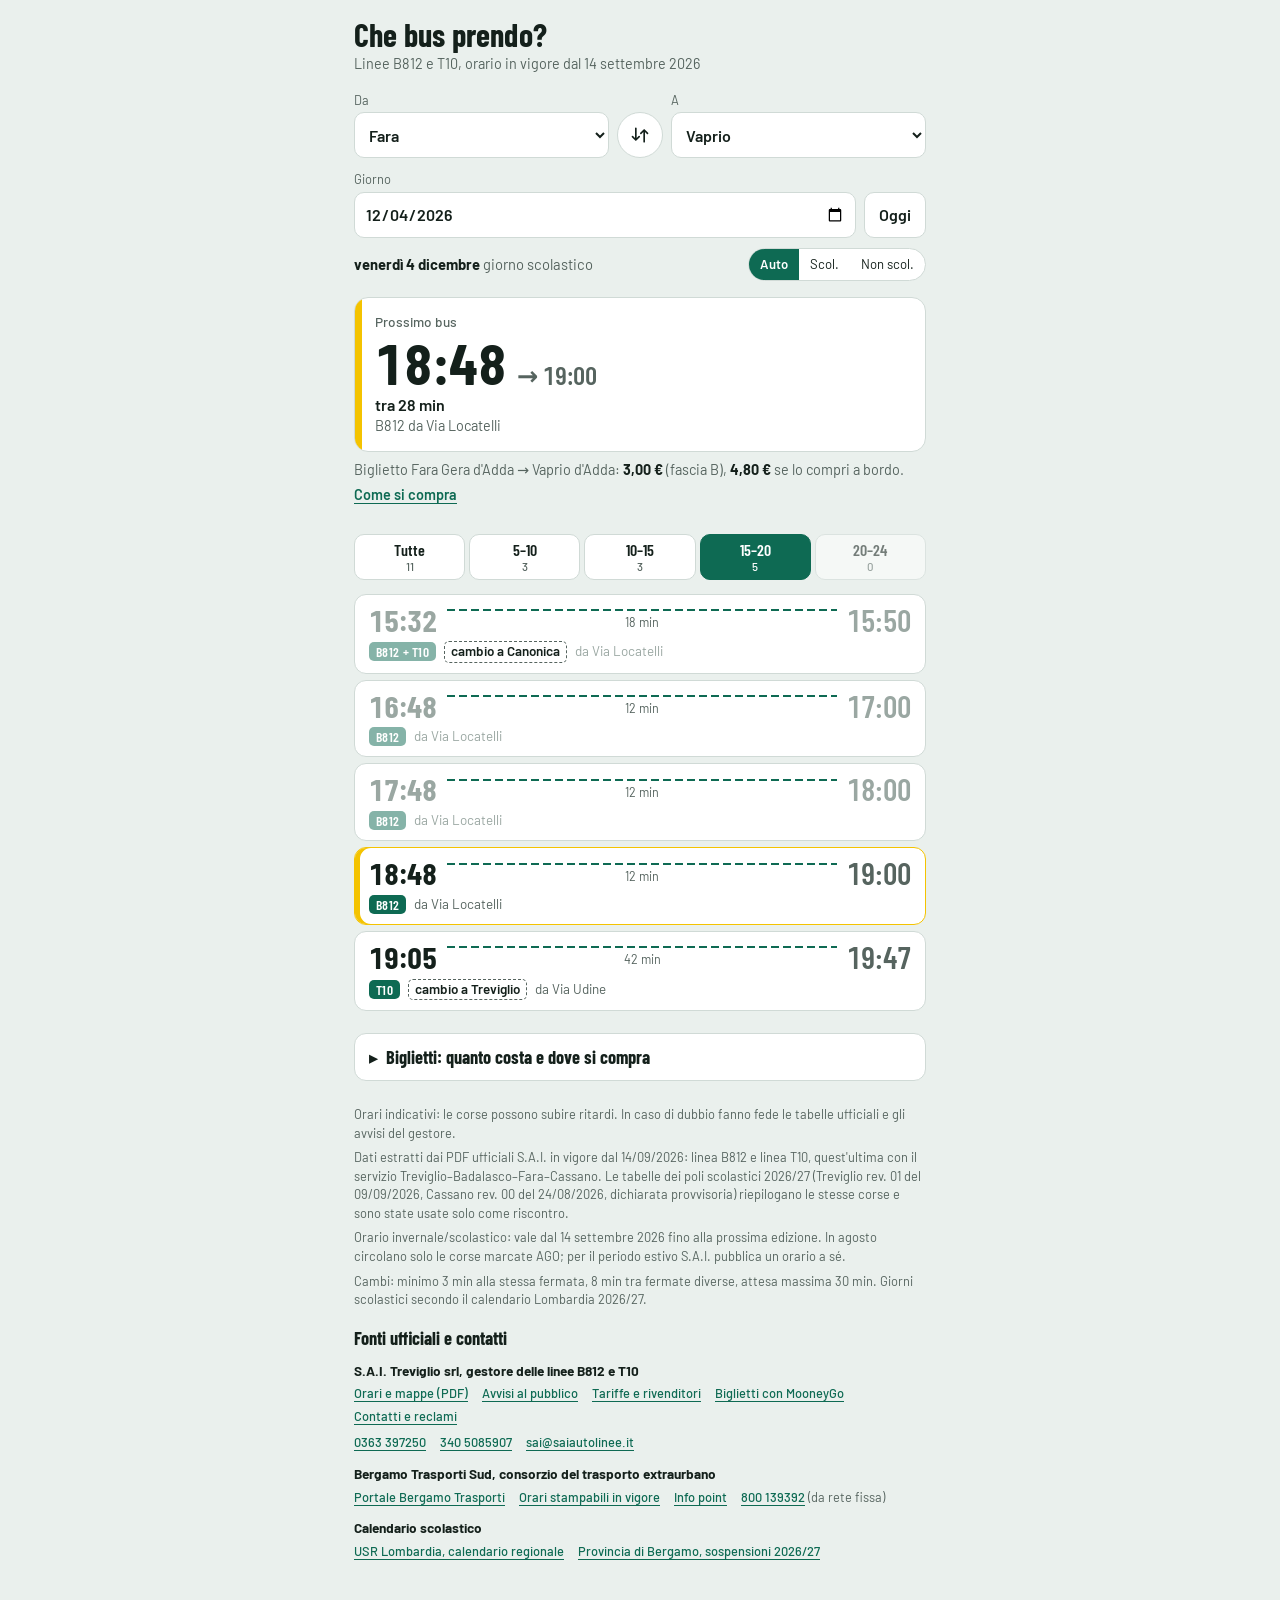
<file: Claude outputs/anteprima-che-bus-prendo.html>
<!doctype html>
<html lang="it">
<head>
<meta charset="utf-8">
<meta name="viewport" content="width=device-width,initial-scale=1">
<title>Che bus prendo? Fara e Adda</title>
<link rel="preconnect" href="https://fonts.googleapis.com">
<link rel="preconnect" href="https://fonts.gstatic.com" crossorigin>
<link href="https://fonts.googleapis.com/css2?family=Barlow+Condensed:wght@500;600;700&family=Barlow:wght@400;500;600&display=swap" rel="stylesheet">
<style>
:root{--bg:#EAF0ED;--surface:#FFFFFF;--ink:#14201B;--muted:#56645F;--line:#D0DAD6;--accent:#0E6A53;--accent-ink:#FFFFFF;--signal:#F4C300;--signal-ink:#1D1A00;--gone:#9AA7A2;
--num:"Barlow Condensed","Roboto Condensed","Arial Narrow",system-ui,sans-serif;--body:"Barlow",system-ui,-apple-system,"Segoe UI",sans-serif}
@media (prefers-color-scheme:dark){:root:not([data-theme="light"]){--bg:#0E1512;--surface:#17201C;--ink:#E4ECE8;--muted:#98A6A0;--line:#2A3631;--accent:#4DB293;--accent-ink:#06140F;--signal:#E6B800;--signal-ink:#191500;--gone:#5E6B66}}
:root[data-theme="dark"]{--bg:#0E1512;--surface:#17201C;--ink:#E4ECE8;--muted:#98A6A0;--line:#2A3631;--accent:#4DB293;--accent-ink:#06140F;--signal:#E6B800;--signal-ink:#191500;--gone:#5E6B66}
*{box-sizing:border-box}
html{-webkit-text-size-adjust:100%}
body{margin:0;background:var(--bg);color:var(--ink);font:400 16px/1.45 var(--body)}
main{max-width:600px;margin:0 auto;padding:18px 14px 40px}
h1{font:700 2rem/1 var(--num);margin:0 0 4px;letter-spacing:.2px}
.sub{margin:0 0 16px;color:var(--muted);font-size:.9rem}
button,select,input{font:inherit;color:inherit}
:focus-visible{outline:3px solid var(--signal);outline-offset:2px}
.route{display:grid;grid-template-columns:1fr auto 1fr;gap:8px;align-items:end}
label{display:block;font-size:.8rem;color:var(--muted);margin:0 0 3px}
select,input[type=date]{width:100%;min-height:46px;padding:8px 10px;background:var(--surface);border:1px solid var(--line);border-radius:10px;font-weight:600}
#swap{width:46px;height:46px;border-radius:50%;border:1px solid var(--line);background:var(--surface);display:grid;place-items:center;cursor:pointer}
#swap svg{width:20px;height:20px}
.day{display:grid;grid-template-columns:1fr auto;gap:8px;margin-top:12px;align-items:end}
#today{min-height:46px;padding:0 14px;border-radius:10px;border:1px solid var(--line);background:var(--surface);cursor:pointer;font-weight:600}
.dayrow{display:flex;flex-wrap:wrap;gap:6px 12px;align-items:center;justify-content:space-between;margin-top:10px}
#dayline{margin:0;font-size:.92rem}#dayline span{color:var(--muted)}
#ov{display:inline-flex;border:1px solid var(--line);border-radius:999px;overflow:hidden;background:var(--surface)}
#ov button{border:0;background:none;padding:6px 11px;font-size:.82rem;cursor:pointer}
#ov button[aria-pressed=true]{background:var(--accent);color:var(--accent-ink);font-weight:600}
#notice,.warnbox{margin:10px 0 0;padding:8px 12px;border-radius:10px;background:var(--surface);border-left:4px solid var(--signal);font-size:.9rem}
#hero{margin:16px 0 0;background:var(--surface);border-radius:14px;padding:14px 16px 14px 20px;position:relative;overflow:hidden;border:1px solid var(--line)}
#hero::before{content:"";position:absolute;left:0;top:0;bottom:0;width:7px;background:var(--signal)}
#hero p{margin:0}
#hero .k{font-size:.85rem;color:var(--muted);font-weight:500}
#hero .big{font:700 3.6rem/1 var(--num);font-variant-numeric:tabular-nums;margin:2px 0}
#hero .big .to{font-size:1.6rem;font-weight:600;color:var(--muted);margin-left:10px}
#hero .s{font-weight:600}#hero .s2{color:var(--muted);font-size:.9rem}
.link{border:0;background:none;color:var(--accent);font-weight:600;padding:4px 0;cursor:pointer;text-decoration:underline;text-underline-offset:3px}
#bands{display:grid;grid-template-columns:repeat(5,1fr);gap:4px;margin:18px 0 8px;position:sticky;top:0;background:var(--bg);padding:6px 0;z-index:2}
#bands button{border:1px solid var(--line);background:var(--surface);border-radius:10px;padding:6px 2px;cursor:pointer;font:600 1rem/1.1 var(--num);display:flex;flex-direction:column;align-items:center}
#bands small{font:500 .72rem var(--body);color:var(--muted)}
#bands button[aria-selected=true]{background:var(--accent);color:var(--accent-ink);border-color:var(--accent)}
#bands button[aria-selected=true] small{color:inherit}
#bands .empty{opacity:.55}
#list{list-style:none;margin:0;padding:0}
#list>li{background:var(--surface);border:1px solid var(--line);border-radius:12px;margin:0 0 6px}
#list>li.next{border-color:var(--signal);box-shadow:inset 5px 0 0 var(--signal)}
.row{width:100%;display:grid;grid-template-columns:auto 1fr auto;grid-template-areas:"dep mid arr" "meta meta meta";gap:0 10px;align-items:center;padding:10px 14px;border:0;background:none;text-align:left;cursor:pointer}
.t{font:700 1.9rem/1 var(--num);font-variant-numeric:tabular-nums}
.dep{grid-area:dep}.arr{grid-area:arr;color:var(--muted);font-weight:600}
.mid{grid-area:mid;display:flex;flex-direction:column;align-items:center;gap:2px}
.bar{height:2px;width:100%;background:repeating-linear-gradient(90deg,var(--accent) 0 8px,transparent 8px 12px)}
.d{font-size:.78rem;color:var(--muted)}
.meta{grid-area:meta;display:flex;flex-wrap:wrap;gap:4px 8px;margin-top:6px;font-size:.84rem;align-items:center}
.ln{font:600 .85rem var(--num);background:var(--accent);color:var(--accent-ink);padding:1px 7px;border-radius:5px;letter-spacing:.3px}
.chg{font-weight:600;color:var(--ink);border:1px dashed var(--muted);padding:0 6px;border-radius:5px}
.from{color:var(--muted)}
li.gone .t,li.gone .from{color:var(--gone)}li.gone .ln{opacity:.5}
.detail{padding:4px 14px 14px;border-top:1px solid var(--line)}
.legh{margin:10px 0 4px;font-size:.84rem;color:var(--muted)}.legh b{color:var(--ink)}
.tl{list-style:none;margin:0;padding:0 0 0 14px;border-left:2px solid var(--line)}
.tl li{display:grid;grid-template-columns:3.2em 1fr;gap:8px;padding:3px 0;position:relative;font-size:.9rem}
.tl li::before{content:"";position:absolute;left:-19px;top:10px;width:8px;height:8px;border-radius:50%;background:var(--surface);border:2px solid var(--line)}
.tl li.edge::before{background:var(--accent);border-color:var(--accent)}
.tl li.edge{font-weight:600}
.tl time{font:600 1rem var(--num);font-variant-numeric:tabular-nums}
.tl em{font-style:normal;color:var(--muted)}
.change{margin:10px 0;padding:8px 10px;border-radius:8px;background:var(--bg);font-size:.88rem}
.backh{margin:14px 0 6px;font-weight:600;font-size:.9rem}.warn{color:var(--muted);font-weight:500}
.chips{display:flex;flex-wrap:wrap;gap:6px;align-items:center}
.chips button{border:1px solid var(--accent);color:var(--accent);background:none;border-radius:999px;padding:3px 12px;font:600 1.05rem var(--num);cursor:pointer}
.chips .last,.fine{font-size:.8rem;color:var(--muted);margin:4px 0 0}
.hint{margin:0 0 8px;font-size:.88rem;color:var(--muted)}
#tariffa{margin:8px 0 0;font-size:.9rem;color:var(--muted)}
#tariffa b{color:var(--ink)}
#biglietti{margin:22px 0 0;background:var(--surface);border:1px solid var(--line);border-radius:12px;padding:0 14px}
#biglietti>summary{cursor:pointer;padding:12px 0;font:700 1.15rem var(--num);list-style:none}
#biglietti>summary::-webkit-details-marker{display:none}
#biglietti>summary::before{content:"\25B8";display:inline-block;margin-right:8px;transition:transform .15s}
#biglietti[open]>summary::before{transform:rotate(90deg)}
#biglietti .bx{border-top:1px solid var(--line);padding:10px 0 14px;font-size:.9rem}
#biglietti h3{font:600 .85rem var(--body);color:var(--ink);margin:12px 0 4px;text-transform:uppercase;letter-spacing:.4px}
#biglietti h3:first-child{margin-top:0}
#biglietti ul,#biglietti ol{margin:0;padding-left:18px}
#biglietti li{margin:0 0 5px}
#biglietti p{margin:0 0 6px;color:var(--muted)}
#biglietti .tot{font-weight:600;color:var(--ink)}
#biglietti ul.src{list-style:none;padding:0;margin:14px 0 0;display:flex;flex-wrap:wrap;gap:4px 14px;font-size:.85rem}
#biglietti ul.src li{margin:0}
.none{background:var(--surface);border:1px solid var(--line);border-radius:12px;padding:14px;margin:0}
footer{margin-top:24px;font-size:.8rem;color:var(--muted)}
footer p{margin:0 0 6px}
footer h2{font:700 1.15rem var(--num);color:var(--ink);margin:18px 0 6px}
footer h3{font-size:.85rem;color:var(--ink);margin:12px 0 4px}
footer ul{list-style:none;margin:0;padding:0;display:flex;flex-wrap:wrap;gap:4px 14px}
a{color:var(--accent);text-underline-offset:3px}
footer a{font-weight:500}
footer ul+ul{margin-top:8px}
@media (max-width:380px){#hero .big{font-size:3rem}.t{font-size:1.65rem}#bands button{font-size:.9rem}}
@media (prefers-reduced-motion:reduce){*{scroll-behavior:auto!important}}
</style>
</head>
<body>
<main>
<h1>Che bus prendo?</h1>
<p class="sub">Linee B812 e T10, orario in vigore dal 14 settembre 2026</p>

<div class="route">
  <div><label for="from">Da</label><select id="from"></select></div>
  <button id="swap" aria-label="Inverti partenza e arrivo" title="Inverti"><svg viewBox="0 0 24 24" fill="none" stroke="currentColor" stroke-width="2" stroke-linecap="round" stroke-linejoin="round"><path d="M7 4v14M3 14l4 4 4-4M17 20V6M13 10l4-4 4 4"/></svg></button>
  <div><label for="to">A</label><select id="to"></select></div>
</div>

<div class="day">
  <div><label for="date">Giorno</label><input type="date" id="date" min="2026-09-14" max="2027-09-13"></div>
  <button id="today">Oggi</button>
</div>
<div class="dayrow">
  <p id="dayline"></p>
  <div id="ov" role="group" aria-label="Tipo di giorno"><button data-v="auto">Auto</button><button data-v="S">Scol.</button><button data-v="NS">Non scol.</button></div>
</div>
<p id="notice" hidden></p>
<p id="bridge" class="warnbox" hidden>Molte scuole superiori della provincia di Bergamo sospendono le lezioni in questo giorno: le corse scolastiche potrebbero non esserci. Controlla gli <a href="https://www.saiautolinee.it/notizie" target="_blank" rel="noopener noreferrer">avvisi SAI</a> o scegli Non scol.</p>

<p id="stagione" class="warnbox" hidden>Periodo estivo: questi sono gli orari invernali in vigore dal 14/09/2026. In estate S.A.I. pubblica un orario ridotto (l'edizione precedente era in vigore dal 3 agosto): prima di partire controlla il <a href="https://www.saiautolinee.it/orari-e-linee#lines" target="_blank" rel="noopener noreferrer">PDF in vigore</a>.</p>

<section id="hero" aria-live="polite" hidden></section>
<p id="tariffa"></p>
<div id="bands" role="tablist" aria-label="Fasce orarie"></div>
<p id="hint" class="hint" hidden>Nessun bus diretto su questa tratta: sono indicate le soluzioni con un cambio.</p>
<ul id="list"></ul>
<section id="mappa" hidden></section>

<details id="biglietti">
<summary>Biglietti: quanto costa e dove si compra</summary>
<div class="bx">
<h3>Quanto costa</h3>
<p>Corsa semplice, tariffe S.A.I. in vigore dal 1&deg; settembre 2026.</p>
<ul>
<li>Fara &harr; Vaprio, Cassano, Trezzo centro, Treviglio centro: <b>3,00 &euro;</b> (fascia B)</li>
<li>Fara &harr; Trezzo I.T.C. o Treviglio istituti (ITIS, Agraria): <b>3,60 &euro;</b> (fascia C)</li>
<li>Vaprio &harr; Trezzo, Canonica &harr; Fara o Vaprio: <b>2,40 &euro;</b> (fascia A)</li>
<li>Vaprio &harr; Cassano: non presente nel tariffario S.A.I., chiedi all&#39;autista</li>
</ul>
<h3>Come si compra</h3>
<ol>
<li><b>App MooneyGo</b> &mdash; Acquista &rarr; Trasporto pubblico &rarr; S.A.I. Treviglio, scegli partenza e destinazione: la tariffa &egrave; calcolata da sola. Il biglietto di corsa semplice va aperto e <b>attivato</b> nell&#39;app subito prima di salire; lo screenshot non vale.</li>
<li><b>Rivendite</b> &mdash; Fara: Edicola-Tabaccheria Piazzalunga, Via Gerundio 2 (chiuso mar. pom.); Effeg, Via Locatelli 17 (chiuso sab. pom. e dom.). Vaprio: Edicola Lunetta, Via Perego; Edicola Centrale, P.zza Chiesa 4. Canonica: Edicola Marcandalli, Via Bergamo. Trezzo: Tabaccheria Meroni, Via Biffi 10. Badalasco: Bar Italia, Via Veneziana.</li>
<li><b>A bordo</b> &mdash; solo corsa semplice, con <b>sovrapprezzo di 1,80 &euro;</b>: la tratta da 3,00 &euro; costa <span class="tot">4,80 &euro;</span>. Serve moneta.</li>
</ol>
<h3>Ragazzi e bambini</h3>
<ul>
<li><b>Sotto il metro di altezza</b>: gratis, accompagnati da un adulto, senza occupare un posto a sedere e nel limite di un bambino per adulto.</li>
<li><b>Fino a 14 anni</b>: gratis con <b>Io Viaggio in Famiglia</b>, se accompagnati da un familiare (genitore, fratello, zio, nonno) con biglietto valido per la stessa tratta. Non &egrave; automatico: serve la tessera con foto o il modulo di autocertificazione, valido al massimo 60 giorni.</li>
<li>Fuori da questi due casi il ragazzo paga la tariffa intera: non esiste una soglia di et&agrave; che dia la gratuit&agrave; da sola.</li>
</ul>
<ul class="src">
<li><a href="https://www.saiautolinee.it/tariffe" target="_blank" rel="noopener noreferrer">Calcolatore tariffe S.A.I.</a></li>
<li><a href="https://www.saiautolinee.it/mooneygo" target="_blank" rel="noopener noreferrer">Guida MooneyGo</a></li>
<li><a href="https://www.bergamotrasporti.it/regole-di-viaggio/" target="_blank" rel="noopener noreferrer">Regole di viaggio</a></li>
<li><a href="https://www.bergamotrasporti.it/titoli-di-viaggio/io-viaggio/" target="_blank" rel="noopener noreferrer">Io Viaggio in Famiglia</a></li>
</ul>
</div>
</details>

<footer>
  <p>Orari indicativi: le corse possono subire ritardi. In caso di dubbio fanno fede le tabelle ufficiali e gli avvisi del gestore.</p>
  <p>Dati estratti dai PDF ufficiali S.A.I. in vigore dal 14/09/2026: linea B812 e linea T10, quest'ultima con il servizio Treviglio–Badalasco–Fara–Cassano. Le tabelle dei poli scolastici 2026/27 (Treviglio rev. 01 del 09/09/2026, Cassano rev. 00 del 24/08/2026, dichiarata provvisoria) riepilogano le stesse corse e sono state usate solo come riscontro.</p><p>Orario invernale/scolastico: vale dal 14 settembre 2026 fino alla prossima edizione. In agosto circolano solo le corse marcate AGO; per il periodo estivo S.A.I. pubblica un orario a sé.</p>
  <p>Cambi: minimo 3 min alla stessa fermata, 8 min tra fermate diverse, attesa massima 30 min. Giorni scolastici secondo il calendario Lombardia 2026/27.</p>

  <h2>Fonti ufficiali e contatti</h2>
  <h3>S.A.I. Treviglio srl, gestore delle linee B812 e T10</h3>
  <ul>
    <li><a href="https://www.saiautolinee.it/orari-e-linee#lines" target="_blank" rel="noopener noreferrer">Orari e mappe (PDF)</a></li>
    <li><a href="https://www.saiautolinee.it/notizie" target="_blank" rel="noopener noreferrer">Avvisi al pubblico</a></li>
    <li><a href="https://www.saiautolinee.it/tariffe" target="_blank" rel="noopener noreferrer">Tariffe e rivenditori</a></li>
    <li><a href="https://www.saiautolinee.it/mooneygo" target="_blank" rel="noopener noreferrer">Biglietti con MooneyGo</a></li>
    <li><a href="https://www.saiautolinee.it/contatti" target="_blank" rel="noopener noreferrer">Contatti e reclami</a></li>
  </ul>
  <ul>
    <li><a href="tel:+390363397250">0363 397250</a></li>
    <li><a href="tel:+393405085907">340 5085907</a></li>
    <li><a href="mailto:sai@saiautolinee.it">sai@saiautolinee.it</a></li>
  </ul>
  <h3>Bergamo Trasporti Sud, consorzio del trasporto extraurbano</h3>
  <ul>
    <li><a href="https://www.bergamotrasporti.it/" target="_blank" rel="noopener noreferrer">Portale Bergamo Trasporti</a></li>
    <li><a href="https://www.bergamotrasporti.it/orari-stampabili-in-vigore/" target="_blank" rel="noopener noreferrer">Orari stampabili in vigore</a></li>
    <li><a href="https://www.bergamotrasporti.it/info-point/informazioni/" target="_blank" rel="noopener noreferrer">Info point</a></li>
    <li><a href="tel:800139392">800 139392</a> (da rete fissa)</li>
  </ul>
  <h3>Calendario scolastico</h3>
  <ul>
    <li><a href="https://www.mim.gov.it/web/usr-lombardia/calendario-scolastico-regionale" target="_blank" rel="noopener noreferrer">USR Lombardia, calendario regionale</a></li>
    <li><a href="https://www.provincia.bergamo.it/cnvpbgrm/po/mostra_news.php?id=2630&amp;area=H" target="_blank" rel="noopener noreferrer">Provincia di Bergamo, sospensioni 2026/27</a></li>
  </ul>
</footer>
</main>
<script>
const DATA={"stops":[["Pontirolo","Viale Italia"],["Pontirolo","Via Mazzini"],["Ciserano","Via Circonvallazione Sud fronte civ. 10"],["Ciserano","SP122 Francesca"],["Zingonia","corso Europa c/o Fai Da Te"],["Verdellino","Corso Africa"],["Verdellino","Via Gramsci civ. 22"],["Verdellino","Via Morletta, FS Nodo V1"],["Verdello","Via Don Giavazzi, banca"],["Levate","Corso Europa, parcheggio"],["Stezzano","Via Papa Giovanni XXIII 7"],["Treviglio","Stazione FS (V.le De Gasperi)"],["Treviglio","Piazza del Popolo"],["Treviglio","Stazione Ovest (P.le Mazzini)"],["Treviglio","V.le Montegrappa"],["Treviglio","Via Buonarroti"],["Treviglio","Via Isser (SAME)"],["Badalasco","Via Veneziana"],["Fara","Via Locatelli"],["Fara","Via Bergamo (distributore)"],["Canonica","Via Lodi 40"],["Canonica","Via Bergamo (edicola)"],["Bergamo","Colognola Chiesa"],["Bergamo","Stazione Autolinee, pensilina 11"],["Canonica","Via Matteotti (chiesa)"],["Vaprio","Via Perego (ATM)"],["Verdellino","E-BRT"],["Treviglio","Piazza Mentana"],["Castel Rozzone","Piazza Castello"],["Arcene","Corso Europa SS42"],["Verdello","Via Papa Giovanni XXIII, distributore"],["Caravaggio","Via Zenale e Butinone"],["Treviglio","Ospedale / ITIS"],["Treviglio","V.le Merisio (Agraria)"],["Caravaggio","Via Mazzini, Autostazione"],["Castel Rozzone","C.so Europa"],["Stezzano","Via Zanchi, Hotel Albi"],["Verdello","Via Giovanni XXIII - fronte distrib."],["Zingonia","corso Europa, 29/33"],["Ciserano","S.P.122, Via Francesca"],["Ciserano","Via Circonvallazione Sud 10"],["Arcene","Via Alcide De Gasperi 11"],["Arcene","Corso Europa, S.S.42"],["Verdellino","F.S. Via Gramsci, 15"],["Verdellino","Corso Africa, 16"],["Bergamo","stazione Autolinee,pensilina 11"],["Bergamo","Colognola Edicola"],["Verdello","Via Don Giavazzi"],["Verdellino","Via Morletta, lato Park, FS"],["Comun Nuovo","Via Duca D'Aosta 16"],["Castel Rozzone","Via Nazioni Unite"],["Vaprio","Via per Grezzago"],["Trezzo","Via Nenni (ITC)"],["Geromina","Via Canonica"],["Castel Cerreto","Frazione"],["Fara","Via Udine"],["Trezzo","Via Biffi (edicola)"],["Cassano","Liceo (C.so Europa)"],["Cassano","Bv. Colonnella"],["Cassano","Stazione FS"]],"runs":[["B812","S5",0,"",[[0,365],[1,366],[2,373],[3,373],[4,374],[5,376],[6,378],[7,379],[8,381],[9,386],[10,395]]],["B812","S6",0,"",[[11,374],[12,376],[13,370],[14,371],[15,375],[16,378],[17,384],[18,391],[19,392],[20,396],[21,398],[0,404],[1,405],[2,416],[3,416],[4,417],[5,418],[6,420],[7,422],[8,423],[9,431],[10,443],[22,448],[23,460]]],["B812","NS6",1,"",[[11,375],[12,377],[13,378],[15,379],[16,382],[17,386],[18,393],[19,395],[20,398],[24,399],[25,405],[24,410],[21,411],[0,416],[1,417],[2,422],[3,424],[4,425],[5,426],[6,428],[26,430]]],["B812","S6",0,"",[[11,404],[12,406],[13,400],[14,401],[27,407],[28,415],[29,420],[30,425],[9,436],[10,444],[22,453],[23,465]]],["B812","S6",0,"",[[18,410],[19,411],[20,414],[21,415],[2,422]]],["B812","NS6",1,"",[[11,420],[12,422],[13,423],[15,424],[16,427],[17,431],[18,438],[19,440],[20,443],[24,444],[25,450],[24,455],[21,456],[0,461],[1,462],[2,467],[3,469],[4,470],[5,471],[6,473],[26,475]]],["B812","S6",0,"",[[11,480],[12,482],[13,483],[15,484],[16,487],[17,491],[18,498],[19,500],[20,503],[24,504],[25,510],[24,515],[21,516],[0,521],[1,522],[2,527],[3,529],[4,530],[5,531],[6,533],[26,535]]],["B812","NS6",1,"",[[11,495],[12,497],[13,498],[15,499],[16,502],[17,506],[18,513],[19,515],[20,518],[24,519],[25,525],[24,530],[21,531],[0,536],[1,537],[2,542],[3,544],[4,545],[5,546],[6,548],[26,550]]],["B812","NS6",1,"",[[11,540],[12,542],[13,543],[15,544],[16,547],[17,551],[18,558],[19,560],[20,563],[24,564],[25,570],[24,575],[21,576],[0,581],[1,582],[2,587],[3,589],[4,590],[5,591],[6,593],[26,595]]],["B812","S6",0,"",[[11,555],[12,557],[13,558],[15,559],[16,562],[17,566],[18,573],[19,575],[20,578],[24,579],[25,585],[24,590],[21,591],[0,596],[1,597],[2,602],[3,604],[4,605],[5,606],[6,608],[26,610]]],["B812","NS5",0,"",[[11,645],[12,647],[13,648],[15,649],[16,652],[17,656],[18,663],[19,665],[20,668],[24,669],[25,675],[24,680],[21,681],[0,686],[1,687],[2,692],[3,694],[4,695],[5,696],[6,698],[26,700]]],["B812","S6",0,"",[[11,664],[12,666],[13,660],[14,661],[15,667],[16,670],[17,673],[18,678],[19,679],[20,681],[21,685],[0,690],[1,691],[2,696],[3,697],[4,700],[5,701],[6,703],[7,704],[8,706],[9,713],[10,719],[22,725],[23,730]]],["B812","NS6",1,"",[[11,675],[12,677],[13,678],[15,679],[16,682],[17,686],[18,693],[19,695],[20,698],[24,699],[25,705],[24,710],[21,711],[0,716],[1,717],[2,722],[3,724],[4,725],[5,726],[6,728],[26,730]]],["B812","S6",0,"",[[11,724],[12,726],[13,720],[14,721],[15,728],[16,730],[17,733],[18,738],[19,739],[20,743],[21,745],[0,750],[1,751],[2,758],[3,760],[4,762],[5,763],[6,765],[7,766],[8,768],[9,773],[10,779],[22,786],[23,792]]],["B812","S5",0,"",[[31,725],[32,729],[33,735],[11,739],[12,741],[27,743],[28,750],[29,755],[30,760],[10,769],[22,776],[23,785]]],["B812","SSAB",0,"",[[33,732],[11,737],[12,739],[13,741],[15,743],[16,744],[17,747],[18,751],[19,756],[21,760]]],["B812","SSAB",0,"",[[33,732],[11,739],[12,741],[27,742],[28,750],[29,755],[30,760],[10,769],[22,776],[23,785]]],["B812","NS6",1,"",[[11,750],[12,752],[13,753],[15,754],[16,757],[17,761],[18,768],[19,770],[20,773],[24,774],[25,780],[24,785],[21,786],[0,791],[1,792],[2,797],[3,799],[4,800],[5,801],[6,803],[26,805]]],["B812","S6",0,"",[[11,754],[12,756],[13,750],[14,751],[15,758],[16,759],[17,762],[18,766],[19,767],[20,771],[21,772],[0,778],[1,779],[2,786],[3,787],[4,790],[5,792],[6,794],[7,795],[8,796],[9,801],[10,808],[22,814],[23,820]]],["B812","S6",0,"",[[34,785],[35,798],[29,803],[2,808],[3,809],[4,811],[5,812],[6,814],[7,815],[8,815],[30,816]]],["B812","S6",0,"",[[31,785],[32,790],[33,793],[11,798],[12,800],[13,802],[15,803],[16,805],[17,809],[18,813],[19,814],[20,817],[21,820],[0,824],[1,825],[2,832],[3,834],[4,836],[5,837],[6,839],[7,840],[8,842],[9,847],[10,855],[22,860],[23,870]]],["B812","S6",0,"",[[31,790],[32,793],[33,795],[11,800],[12,802],[27,804],[0,814],[1,813],[2,821],[3,823],[4,825],[5,826],[6,828],[30,830],[9,834]]],["B812","NS6",1,"",[[11,795],[12,797],[13,798],[15,799],[16,802],[17,806],[18,813],[19,815],[20,818],[24,819],[25,825],[24,830],[21,831],[0,836],[1,837],[2,842],[3,844],[4,845],[5,846],[6,848],[26,850]]],["B812","S5",0,"",[[34,845],[35,858],[29,863],[2,868],[3,869],[4,871],[5,872],[6,874],[26,875],[7,875],[8,876]]],["B812","S5",0,"",[[31,845],[32,848],[33,850],[11,860],[12,862],[15,863],[16,866],[17,870],[18,875],[19,876],[20,879],[21,880],[0,885],[1,887],[2,893],[3,895],[4,897],[5,898],[6,900],[7,901],[8,902],[9,909],[10,916],[22,921],[23,927]]],["B812","NS6",1,"",[[11,870],[12,872],[13,873],[15,874],[16,877],[17,881],[18,888],[19,890],[20,893],[24,894],[25,900],[24,905],[21,906],[0,911],[1,912],[2,917],[3,919],[4,920],[5,921],[6,923],[26,925]]],["B812","SSAB",0,"",[[11,885],[12,887],[13,888],[15,889],[16,892],[17,896],[18,903],[19,905],[20,908],[24,909],[25,915],[24,920],[21,921],[0,926],[1,927],[2,932],[3,934],[4,935],[5,936],[6,938],[26,940]]],["B812","S5",0,"",[[31,905],[32,908],[33,910],[11,915],[12,917],[13,920],[15,923],[16,924],[17,928],[18,932],[19,933],[20,936],[21,939],[0,942],[1,945],[2,952],[3,954],[4,956],[5,957],[6,959],[26,962],[7,960],[8,967],[9,972],[10,975],[22,981],[23,987]]],["B812","F6",1,"",[[11,990],[12,992],[13,993],[15,994],[16,997],[17,1001],[18,1008],[19,1010],[20,1013],[24,1014],[25,1020],[24,1025],[21,1026],[0,1031],[1,1032],[2,1037],[3,1039],[4,1040],[5,1041],[6,1043],[26,1045]]],["B812","NS5",0,"",[[11,1050],[12,1052],[13,1053],[15,1054],[16,1057],[17,1061],[18,1068],[19,1070],[20,1073],[24,1074],[25,1080],[24,1085],[21,1086],[0,1091],[1,1092],[2,1097],[3,1099],[4,1100],[5,1101],[6,1103],[26,1105]]],["B812","S6",0,"",[[11,1050],[12,1052],[13,1053],[15,1054],[16,1057],[17,1061],[18,1068],[19,1070],[20,1073],[24,1074],[25,1080],[24,1085],[21,1086],[0,1091],[1,1092],[2,1097],[3,1099],[4,1100],[5,1101],[6,1103],[26,1105]]],["B812","F6",1,"",[[11,1110],[12,1112],[13,1113],[15,1114],[16,1117],[17,1121],[18,1128],[19,1130],[20,1133],[24,1134],[25,1140],[24,1145],[21,1146],[0,1151],[1,1152],[2,1157],[3,1159],[4,1160],[5,1161],[6,1163],[26,1165]]],["B812","NS6",1,"",[[11,1155],[12,1157],[13,1158],[15,1159],[16,1162],[17,1166],[18,1173],[19,1175],[20,1178],[24,1179],[25,1185],[24,1190],[21,1191],[0,1196],[1,1197],[2,1202],[3,1204],[4,1205],[5,1206],[6,1208],[26,1210]]],["B812","NS6",1,"",[[21,338],[24,340],[25,345],[24,350],[20,351],[19,354],[18,355],[17,362],[16,367],[15,370],[13,371],[14,372],[11,374]]],["B812","NS6",1,"",[[21,380],[24,382],[25,387],[24,392],[20,393],[19,396],[18,397],[17,404],[16,409],[15,412],[13,413],[14,414],[11,416]]],["B812","S6",0,"",[[19,399],[18,401],[17,405],[16,410],[15,412],[13,413]]],["B812","S6",0,"",[[36,400],[9,408],[37,412],[38,420],[39,422],[34,450],[27,468],[12,472],[13,475]]],["B812","S6",0,"",[[40,422],[41,430],[42,431],[35,439],[34,458],[27,473],[12,474],[11,476]]],["B812","NS6",1,"",[[26,430],[43,431],[44,433],[38,434],[40,438],[1,444],[0,445],[21,449],[24,451],[25,456],[24,461],[20,462],[19,465],[18,466],[17,473],[16,478],[15,481],[13,482],[14,483],[11,485]]],["B812","S6",0,"",[[45,460],[46,470],[36,476],[9,485],[47,492],[48,493],[43,494],[44,496],[38,498],[40,500],[1,506],[0,507],[21,510],[20,512],[19,515],[18,516],[17,525],[16,529],[15,532],[13,533],[14,534],[11,535]]],["B812","NS6",1,"",[[26,480],[43,481],[44,483],[38,484],[40,488],[1,494],[0,495],[21,499],[24,501],[25,506],[24,511],[20,512],[19,515],[18,516],[17,523],[16,528],[15,531],[13,532],[14,533],[11,535]]],["B812","S5",0,"",[[45,500],[46,510],[36,516],[9,525],[47,532],[48,533],[43,534],[44,536],[38,538],[40,540],[1,546],[0,547],[21,550],[20,552],[19,555],[18,556],[17,564],[16,569],[15,572],[13,573],[14,574],[11,575]]],["B812","NS6",1,"",[[26,555],[43,556],[44,558],[38,559],[40,563],[1,569],[0,570],[21,574],[24,576],[25,581],[24,586],[20,587],[19,590],[18,591],[17,598],[16,603],[15,606],[13,607],[14,608],[11,610]]],["B812","NS6",1,"",[[26,595],[43,596],[44,598],[38,599],[40,603],[1,609],[0,610],[21,614],[24,616],[25,621],[24,626],[20,627],[19,630],[18,631],[17,638],[16,643],[15,646],[13,647],[14,648],[11,650]]],["B812","S6",0,"",[[26,610],[43,611],[44,613],[38,614],[40,618],[1,624],[0,625],[21,629],[24,631],[25,636],[24,641],[20,642],[19,645],[18,646],[17,653],[16,658],[15,661],[13,662],[14,663],[11,665]]],["B812","NS5",0,"",[[26,700],[43,701],[44,703],[38,704],[40,708],[1,714],[0,715],[21,719],[24,721],[25,726],[24,731],[20,732],[19,735],[18,736],[17,743],[16,748],[15,751],[13,752],[14,753],[11,755]]],["B812","NS6",1,"",[[26,730],[43,731],[44,733],[38,734],[40,738],[1,744],[0,745],[21,749],[24,751],[25,756],[24,761],[20,762],[19,765],[18,766],[17,773],[16,778],[15,781],[13,782],[14,783],[11,785]]],["B812","S6",0,"",[[45,735],[46,745],[36,751],[9,760],[47,767],[48,768],[43,769],[44,771],[38,773],[40,775],[1,781],[0,782],[21,785],[20,787],[19,790],[18,791],[17,796],[16,802],[15,806],[13,807],[14,808],[11,810]]],["B812","S6",0,"",[[45,795],[46,801],[36,807],[49,813],[37,817],[41,821],[42,822],[50,825],[35,827],[27,834],[12,835],[13,845],[11,840]]],["B812","S6",0,"",[[45,800],[46,810],[36,816],[9,825],[47,832],[48,833],[43,834],[44,836],[38,838],[40,840],[1,846],[0,847],[21,850],[20,852],[19,855],[18,856],[17,862],[16,869],[15,872],[13,873],[14,874],[11,875]]],["B812","NS6",1,"",[[26,810],[43,811],[44,813],[38,814],[40,818],[1,824],[0,825],[21,829],[24,831],[25,836],[24,841],[20,842],[19,845],[18,846],[17,853],[16,858],[15,861],[13,862],[14,863],[11,865]]],["B812","S5",0,"",[[37,816],[41,821],[42,822],[50,825]]],["B812","SSAB",0,"",[[37,816],[41,821],[42,821],[50,825],[27,836],[12,839],[13,840]]],["B812","NS6",1,"",[[26,850],[43,851],[44,853],[38,854],[40,858],[1,864],[0,865],[21,869],[24,871],[25,876],[24,881],[20,882],[19,885],[18,886],[17,893],[16,898],[15,901],[13,902],[14,903],[11,905]]],["B812","S6",0,"",[[45,850],[46,860],[36,863],[9,868],[37,873],[40,890],[41,878],[42,880],[1,895],[0,896],[21,901],[20,902],[19,906],[18,908],[17,913],[16,916],[15,919],[13,920]]],["B812","S6",0,"",[[45,875],[46,882],[36,887],[9,892],[47,897],[48,898],[43,959],[44,901],[38,903],[40,908],[1,913],[0,914],[21,918],[20,919],[19,923],[18,924],[17,930],[16,934],[15,937],[13,940],[14,941],[11,942]]],["B812","S5",0,"",[[37,876],[41,882],[42,883],[13,906]]],["B812","NS6",1,"",[[26,930],[43,931],[44,933],[38,934],[40,938],[1,944],[0,945],[21,949],[24,951],[25,956],[24,961],[20,962],[19,965],[18,966],[17,973],[16,978],[15,981],[13,982],[14,983],[11,985]]],["B812","SSAB",0,"",[[26,940],[43,941],[44,943],[38,944],[40,948],[1,954],[0,955],[21,959],[24,961],[25,966],[24,971],[20,972],[19,975],[18,976],[17,983],[16,988],[15,991],[13,992],[14,993],[11,995]]],["B812","S5",0,"",[[45,950],[46,956],[36,962],[9,967],[47,972],[48,973],[43,974],[44,977],[38,978],[40,983],[1,990],[0,992],[21,995],[20,997],[19,1000],[18,1001],[17,1007],[16,1012],[15,1015],[13,1017],[14,1018],[11,1019]]],["B812","F6",1,"",[[26,1050],[43,1051],[44,1053],[38,1054],[40,1058],[1,1064],[0,1065],[21,1069],[24,1071],[25,1076],[24,1081],[20,1082],[19,1085],[18,1086],[17,1093],[16,1098],[15,1101],[13,1102],[14,1103],[11,1105]]],["B812","NS5",0,"",[[26,1105],[43,1106],[44,1108],[38,1109],[40,1113],[1,1119],[0,1120],[21,1124],[24,1126],[25,1131],[24,1136],[20,1137],[19,1140],[18,1141],[17,1148],[16,1153],[15,1156],[13,1157],[14,1158],[11,1160]]],["B812","S6",0,"",[[26,1115],[43,1116],[44,1118],[38,1119],[40,1123],[1,1129],[0,1130],[21,1134],[24,1136],[25,1141],[24,1146],[20,1147],[19,1150],[18,1151],[17,1158],[16,1163],[15,1166],[13,1167],[14,1168],[11,1170]]],["B812","F6",1,"",[[26,1165],[43,1166],[44,1168],[38,1169],[40,1173],[1,1179],[0,1180],[21,1184],[24,1186],[25,1191],[24,1196],[20,1197],[19,1200],[18,1201],[17,1208],[16,1213],[15,1216],[13,1217],[14,1218],[11,1220]]],["B812","NS6",1,"",[[26,1210],[43,1211],[44,1213],[38,1214],[40,1218],[1,1224],[0,1225],[21,1229],[24,1231],[25,1236],[24,1241]]],["T10","S6",0,"",[[21,382],[24,384],[51,388],[52,400]]],["T10","NS6",1,"",[[11,388],[12,389],[13,385],[15,391],[53,394],[54,397],[0,402],[21,405],[24,406],[51,409],[25,412]]],["T10","S5",0,"",[[21,400],[24,401],[51,404],[25,406]]],["T10","S5",0,"",[[11,408],[12,410],[13,405],[15,412],[53,416],[54,421],[0,425],[21,430],[55,438],[24,444],[51,450],[25,452],[56,464],[52,468]]],["T10","S5",0,"",[[11,490],[12,492],[13,494],[15,496],[53,499],[54,503],[0,509],[21,513],[24,514],[51,518],[25,520]]],["T10","NS6",1,"",[[11,510],[12,512],[13,514],[15,516],[53,519],[54,523],[0,528],[21,532],[24,533],[51,537],[25,539]]],["T10","S5",0,"",[[11,540],[12,542],[13,544],[15,546],[53,549],[54,554],[0,560],[21,564],[24,565],[51,568],[25,570]]],["T10","S5",0,"",[[11,600],[12,602],[13,604],[15,606],[53,609],[54,614],[0,620],[21,624],[24,625],[51,628],[25,630]]],["T10","S5",0,"",[[31,725],[32,729],[33,731],[11,735],[12,737],[13,739],[15,741],[53,744],[54,748],[0,753],[21,757],[24,758],[51,762],[25,764],[56,774],[52,777]]],["T10","SSAB",0,"",[[33,732],[11,739],[12,741],[13,743],[15,745],[53,748],[54,752],[0,757],[21,762],[24,763],[51,767],[25,769],[56,778],[52,783]]],["T10","S6",0,"Y",[[31,785],[32,790],[33,792],[11,800],[12,802],[27,804],[53,809],[54,813],[0,819],[21,823],[24,824],[51,828],[25,830],[52,845]]],["T10","S5",0,"Y",[[31,850],[32,855],[33,857],[11,860],[12,862],[27,864],[53,872],[54,878],[0,885],[21,889],[24,890],[51,894],[25,896],[52,895]]],["T10","S5",0,"W",[[31,850],[32,855],[33,857],[11,865],[12,867],[0,878],[21,883],[24,884],[51,888],[25,890]]],["T10","S5",0,"",[[13,860],[15,861],[54,870]]],["T10","S5",0,"",[[31,905],[32,910],[33,912],[11,920],[12,922],[13,924],[15,926],[53,929],[54,935],[0,940],[21,945],[24,946],[51,950],[25,952],[56,962],[52,965]]],["T10","NS6",1,"",[[11,970],[12,972],[13,974],[15,976],[53,979],[54,983],[0,988],[21,992],[24,993],[51,997],[25,999]]],["T10","S5",0,"Y",[[11,973],[12,974],[27,976],[13,970],[15,972],[53,979],[54,983],[0,988],[21,994],[24,995],[51,999],[25,1001],[56,1010]]],["T10","S5",0,"",[[11,1040],[12,1042],[13,1044],[15,1046],[53,1049],[54,1053],[0,1059],[21,1063],[24,1064],[51,1068],[25,1070]]],["T10","S5",0,"",[[11,1100],[12,1102],[13,1104],[15,1106],[53,1109],[54,1113],[0,1119],[21,1123],[24,1124],[51,1128],[25,1130]]],["T10","S5",0,"",[[11,1133],[12,1134],[13,1130],[15,1136],[53,1141],[54,1145],[0,1150],[21,1160]]],["T10","F6",1,"",[[11,1160],[12,1162],[13,1164],[15,1166],[53,1169],[54,1173],[0,1178],[21,1182],[24,1183],[51,1187],[25,1189]]],["T10","S5",0,"",[[20,375],[21,376],[55,370],[0,380],[54,385],[53,388],[15,392],[13,393],[11,397]]],["T10","S5",0,"C",[[52,400],[56,408],[51,412],[24,413],[0,420],[13,435],[14,438],[11,440]]],["T10","SSAB",0,"C",[[52,405],[56,413],[25,418],[51,420],[24,424],[21,425],[0,429],[54,433],[53,436],[15,437],[13,440],[14,442],[11,444]]],["T10","S5",0,"C",[[25,410],[51,412],[24,413],[54,430],[53,433],[15,438],[13,440],[14,441],[11,445]]],["T10","NS6",1,"",[[25,415],[51,417],[24,418],[21,420],[0,425],[54,429],[53,432],[15,433],[13,437],[14,439],[11,440]]],["T10","S6",0,"",[[20,420],[21,422],[0,425],[54,430],[53,435],[15,439],[13,440]]],["T10","S5",0,"",[[52,470],[56,473],[25,478],[51,480],[24,484],[21,485],[0,492],[54,498],[53,502],[15,504],[13,505],[14,507],[11,510]]],["T10","S5",0,"",[[25,520],[51,522],[24,526],[21,527],[0,531],[54,535],[53,538],[15,539],[13,542],[14,544],[11,545]]],["T10","NS6",1,"",[[25,540],[51,542],[24,546],[21,547],[0,551],[54,555],[53,558],[15,559],[13,562],[14,564],[11,565]]],["T10","S5",0,"",[[25,575],[51,577],[24,581],[21,582],[0,586],[54,590],[53,593],[15,594],[13,597],[14,599],[11,600]]],["T10","S5",0,"",[[25,635],[51,637],[24,641],[21,642],[0,646],[54,650],[53,653],[15,654],[13,657],[14,659],[11,660]]],["T10","S6",0,"",[[52,785],[56,788],[25,793],[51,795],[24,799],[20,800],[55,803],[0,811],[54,815],[53,818],[15,820],[13,821],[14,823],[11,827]]],["T10","S6",0,"",[[52,850],[56,853],[25,858],[51,860],[24,864],[20,865],[55,869],[0,875],[54,879],[53,882],[15,883],[13,886],[14,888],[11,890]]],["T10","S5",0,"",[[54,875],[53,878],[15,882],[13,883],[14,885],[11,887]]],["T10","S5",0,"",[[25,890],[51,892],[24,894],[21,895]]],["T10","S5",0,"",[[52,915],[56,918],[25,923],[51,925],[24,929],[20,930],[55,935],[0,945],[54,949],[53,953],[15,957],[13,958],[14,960],[11,963]]],["T10","S5",0,"",[[52,965],[56,968],[25,973],[51,975],[24,979],[20,980],[55,984],[0,988],[54,992],[53,995],[15,996],[13,999],[14,1001],[11,1003]]],["T10","NS6",1,"",[[25,1000],[51,1002],[24,1006],[21,1007],[0,1011],[54,1015],[53,1018],[15,1022],[13,1023],[14,1025],[11,1028]]],["T10","S5",0,"",[[56,1020],[25,1028],[51,1030],[24,1034],[21,1035],[0,1039],[54,1047],[53,1049],[15,1050],[13,1053],[14,1055],[11,1056]]],["T10","S5",0,"",[[25,1070],[51,1072],[24,1076],[21,1077],[0,1081],[54,1085],[53,1088],[15,1089],[13,1092],[14,1094],[11,1095]]],["T10","S5",0,"",[[25,1130],[51,1132],[24,1136],[21,1137],[0,1143],[54,1147],[53,1152],[15,1154],[13,1155],[14,1157],[11,1160]]],["T10","F6",1,"",[[25,1190],[51,1192],[24,1196],[21,1197]]],["T10","S6",0,"",[[57,755],[58,761],[17,771],[18,765],[55,766],[13,780]]],["B812","S5",0,"",[[11,790],[12,792],[16,800],[17,805],[18,810],[55,812]]],["T10","S6",0,"",[[57,815],[58,822],[17,834],[18,828],[55,829],[13,840]]],["B812","S5",0,"",[[57,852],[58,859],[13,865]]],["T10","S5",0,"",[[57,872],[58,879],[17,889],[18,884],[55,885],[13,895]]],["T10","S5",0,"",[[13,874],[11,870],[12,872],[16,875],[17,879],[18,883],[19,885]]],["T10","S5",0,"",[[13,905],[16,908],[17,911],[18,919],[55,920]]],["T10","S5",0,"",[[59,1105],[58,1110],[18,1119],[55,1120]]],["T10","S6",0,"",[[13,1111],[11,1108],[12,1109],[16,1114],[17,1118],[18,1123],[19,1125]]],["T10","S5",0,"",[[11,1135],[12,1137],[16,1141],[17,1145],[18,1149],[55,1150]]],["T10","S5",0,"",[[13,1165],[11,1168],[12,1169],[16,1171],[17,1175],[18,1178],[55,1179]]],["T10","S5",0,"",[[59,1165],[58,1170],[18,1179],[19,1181]]],["T10","F6",1,"",[[19,364],[55,365],[18,366],[17,370],[16,373],[13,376],[11,380]]],["T10","S6",0,"",[[19,396],[55,397],[18,398],[17,405],[16,408],[13,410]]],["T10","S5",0,"",[[17,395],[16,398],[13,405]]],["T10","F5",1,"",[[55,405],[18,406],[59,427]]],["T10","S5",0,"",[[19,412],[55,413],[18,415],[17,420],[16,424],[13,427]]],["T10","S6",0,"",[[19,412],[55,413],[18,415],[17,420],[16,424],[13,427],[11,429]]],["T10","S6",0,"YCG",[[57,420],[13,445],[11,450]]],["T10","S5",0,"YCG",[[57,420],[13,445],[11,450]]],["T10","S6",0,"",[[55,425],[18,426],[17,430],[16,434],[13,440]]],["T10","S6",0,"",[[13,440],[11,445],[12,446],[17,455],[55,460],[18,461],[57,475]]],["T10","S5",0,"",[[55,1120],[18,1121],[17,1126],[16,1129],[13,1133],[11,1135]]],["T10","S5",0,"",[[55,1145],[18,1146],[17,1151],[16,1155],[13,1158],[11,1160]]]]};
// ---- core: pure functions, no DOM (testable with node) ----
const START = '2026-09-14';
const HUBS=['Fara','Vaprio','Canonica','Treviglio','Pontirolo','Cassano','Trezzo'];
const MIN_SAME=3, MIN_WALK=8, MAX_WAIT=30, MAX_TRIP=90;
const PLACES = ['Fara','Vaprio','Cassano','Trezzo','Treviglio'];
const ROUTES = {Fara:['Vaprio','Cassano','Trezzo','Treviglio'],Vaprio:['Fara','Cassano'],Cassano:['Fara','Vaprio'],Trezzo:['Fara'],Treviglio:['Fara']};
const PLACE_NAME = {Fara:"Fara Gera d'Adda",Vaprio:"Vaprio d'Adda",Cassano:"Cassano d'Adda",Trezzo:"Trezzo sull'Adda",Treviglio:'Treviglio'};
const BANDS = [[300,600,'5–10'],[600,900,'10–15'],[900,1200,'15–20'],[1200,1440,'20–24']];
const CODE_TXT = {F6:'Feriale lun–sab',F5:'Feriale lun–ven',S6:'Scolastica lun–sab',S5:'Scolastica lun–ven',SSAB:'Scolastica sabato',NS6:'Non scolastica lun–sab',NS5:'Non scolastica lun–ven',NSSAB:'Non scolastica sabato'};
const NOTE_TXT = {Y:'transita da P.za Mentana',W:'diretta Pontirolo–Canonica',C:'prosegue per ITIS e Caravaggio',X:'proviene da ITIS',YC:'transita da P.za Mentana, prosegue per ITIS e Caravaggio',G:'proviene da Groppello'};
// Calendario scolastico Lombardia 2026/27 (lezioni 14/09/2026 – 08/06/2027)
const SCHOOL_FROM = '2026-09-14', SCHOOL_TO = '2027-06-08';
const SCHOOL_OFF = [['2026-12-23','2027-01-05'],['2027-02-08','2027-02-09'],['2027-03-25','2027-03-30']];
// Provincia di Bergamo: sospensioni piu condivise dalle scuole superiori (non obbligatorie per tutte)
const BRIDGES_BG = ['2026-11-02','2026-12-07','2027-03-31'];
const FIXED_HOLIDAYS = ['01-01','01-06','04-25','05-01','06-02','08-15','11-01','12-08','12-25','12-26'];
// Stagionalita: questo e' l'orario invernale/scolastico in vigore dal 14/09/2026.
// S.A.I. pubblica un orario estivo distinto (l'edizione precedente era "in vigore dal 03/08/2026").
// Dopo la fine delle lezioni gli orari qui riportati vanno riverificati sul PDF in vigore.
const SUMMER_WARN_FROM = '2027-06-09';
// Tariffe S.A.I. in vigore dal 1 settembre 2026 (fasce chilometriche Bergamo).
const FARE_BANDS = {A1:1.80, A:2.40, B:3.00, C:3.60, D:4.20, E:4.80};
const FARE_ONBOARD = 1.80; // sovrapprezzo per il biglietto acquistato a bordo
const FARE_PAIRS = { // chiave: localita ordinate alfabeticamente
  'Cassano|Fara':{band:'B'},
  'Fara|Vaprio':{band:'B'},
  'Fara|Trezzo':{band:'B',note:'3,60 € (fascia C) se scendi al polo scolastico I.T.C. di via Nenni'},
  'Fara|Treviglio':{band:'B',note:'3,60 € (fascia C) se scendi alla zona istituti (ITIS, Agraria)'},
  'Cassano|Vaprio':{band:null,note:'tariffa non presente nel tariffario S.A.I., chiedi all\'autista o usa il calcolatore ufficiale'}
};
const eur = v => v.toFixed(2).replace('.',',')+' \u20ac';
function fare(A,B){
  const f=FARE_PAIRS[[A,B].sort().join('|')];
  if(!f) return null;
  if(!f.band) return {band:null,note:f.note};
  const p=FARE_BANDS[f.band];
  return {band:f.band,price:p,onboard:p+FARE_ONBOARD,text:eur(p),onboardText:eur(p+FARE_ONBOARD),note:f.note||''};
}

function iso(d){return d.getFullYear()+'-'+String(d.getMonth()+1).padStart(2,'0')+'-'+String(d.getDate()).padStart(2,'0');}
function parseIso(s){const [y,m,d]=s.split('-').map(Number);return new Date(y,m-1,d);}
function addDays(s,n){const d=parseIso(s);d.setDate(d.getDate()+n);return iso(d);}
function easterMonday(y){ // Meeus/Jones/Butcher
  const a=y%19,b=Math.floor(y/100),c=y%100,d=Math.floor(b/4),e=b%4,f=Math.floor((b+8)/25),g=Math.floor((b-f+1)/3),
  h=(19*a+b-d-g+15)%30,i=Math.floor(c/4),k=c%4,l=(32+2*e+2*i-h-k)%7,m=Math.floor((a+11*h+22*l)/451),
  mo=Math.floor((h+l-7*m+114)/31),da=((h+l-7*m+114)%31)+1;
  return addDays(iso(new Date(y,mo-1,da)),1);
}
function dayInfo(s, override){ // override: 'auto' | 'S' | 'NS'
  const d=parseIso(s), dow=d.getDay(); // 0=dom
  const holiday = dow===0 || FIXED_HOLIDAYS.includes(s.slice(5)) || s===easterMonday(d.getFullYear());
  let school = s>=SCHOOL_FROM && s<=SCHOOL_TO && !SCHOOL_OFF.some(([a,b])=>s>=a&&s<=b);
  if(override==='S') school=true; else if(override==='NS') school=false;
  return {date:s,dow,holiday,school,august:d.getMonth()===7,bridge:BRIDGES_BG.includes(s)};
}
function runsOn(code, ago, di){
  if(di.holiday) return false;
  if(di.august && !ago) return false;
  const sat=di.dow===6;
  switch(code){
    case 'F6': return true;           case 'F5': return !sat;
    case 'S6': return di.school;      case 'S5': return di.school && !sat;
    case 'SSAB': return di.school && sat;
    case 'NS6': return !di.school;    case 'NS5': return !di.school && !sat;
    case 'NSSAB': return !di.school && sat;
  }
  return false;
}
function hm(t){return Math.floor(t/60)+':'+String(t%60).padStart(2,'0');}

function model(D){
  const stops=D.stops.map(([loc,name])=>({loc,name}));
  const runs=D.runs.map(([line,code,ago,notes,st],id)=>{
    const seq=st.map(([s,t])=>({loc:stops[s].loc,name:stops[s].name,t}));
    const segs=[]; // contiguous stops of the same locality, sorted by time
    for(const x of seq){ const last=segs[segs.length-1]; if(last&&last.loc===x.loc) last.stops.push(x); else segs.push({loc:x.loc,stops:[x]}); }
    for(const g of segs) g.stops.sort((a,b)=>a.t-b.t);
    return {id,line,code,ago:!!ago,notes:notes?notes.match(/YC|./g):[],segs};
  });
  return {stops,runs};
}
// direct leg of a run from A to B: first A segment, first B segment after it
function leg(run,A,B){
  const i=run.segs.findIndex(g=>g.loc===A); if(i<0) return null;
  const j=run.segs.findIndex((g,k)=>k>i&&g.loc===B); if(j<0) return null;
  const d=run.segs[j].stops, dep=run.segs[i].stops[0].t;
  // Treviglio: arrivo al capolinea/stazione (ultima fermata); altrove: prima fermata del paese
  const arr=(B==='Treviglio'?d[d.length-1]:d[0]).t;
  if(arr<=dep) return null;
  return {run,i,j,dep,arr};
}
function journeys(M,A,B,di){
  const act=M.runs.filter(r=>runsOn(r.code,r.ago,di));
  const out=[];
  // direct: merge identical dep/arr (duplicated S5/S6 columns)
  const seen=new Map();
  for(const r of act){ const l=leg(r,A,B); if(!l) continue;
    const k=l.dep+'-'+r.line+'-'+r.segs[l.i].stops[0].name; // stesso bus in colonne S5/S6 diverse
    if(seen.has(k)){ const p=seen.get(k); p.alt.push(r); if(l.arr<p.arr){p.arr=l.arr;p.legs=[l];} continue; }
    const j={dep:l.dep,arr:l.arr,legs:[l],alt:[],x:0}; seen.set(k,j); out.push(j);
  }
  // one change, anywhere except A/B
  for(const r1 of act){
    for(let i=0;i<r1.segs.length;i++){ if(r1.segs[i].loc!==A) continue;
      let best=null;
      for(let x=i+1;x<r1.segs.length;x++){ const X=r1.segs[x].loc; if(X===A||X===B||!HUBS.includes(X)) continue;
        for(const r2 of act){ if(r2===r1) continue;
          for(let y=0;y<r2.segs.length;y++){ if(r2.segs[y].loc!==X) continue;
            const l2=leg(r2,X,B); if(!l2||l2.i!==y) continue;
            // cambio fattibile: stessa fermata >=3', fermata diversa >=8', attesa <=30'
            let tr=null;
            for(const s1 of r1.segs[x].stops) for(const s2 of r2.segs[y].stops){
              const w=s2.t-s1.t, need=s1.name===s2.name?MIN_SAME:MIN_WALK;
              if(w>=need&&w<=MAX_WAIT&&(!tr||w<tr.wait)) tr={off:s1,on:s2,wait:w,loc:X};
            }
            if(!tr) continue;
            const dep=r1.segs[i].stops[0].t, arr=l2.arr;
            if(tr.off.t<=dep||arr<=tr.on.t||arr-dep>MAX_TRIP) continue; // scarta refusi orari
            if(!best||arr<best.arr) best={dep,arr,x:1,alt:[],change:tr,legs:[{run:r1,i,j:x,dep,arr:tr.off.t},{run:r2,i:y,j:l2.j,dep:tr.on.t,arr}]};
          }
        }
      }
      if(best) out.push(best);
      break;
    }
  }
  // soluzioni con cambio: solo se utili (niente diretta vicina, oppure non molto piu lenta)
  const directs=out.filter(j=>j.x===0);
  const dur=directs.map(j=>j.arr-j.dep).sort((a,b)=>a-b), typical=dur.length?dur[dur.length>>1]:0;
  const res=out.filter(J=>{
    if(J.x===0) return true;
    if(out.some(K=>K!==J&&K.dep>=J.dep&&K.arr<=J.arr&&K.x<=J.x&&(K.dep>J.dep||K.arr<J.arr||K.x<J.x))) return false;
    if(typical&&J.arr-J.dep>Math.max(typical*3,typical+30)) return false; // troppo lunga rispetto alla diretta
    const near=directs.some(K=>K.dep>=J.dep-10&&K.dep<=J.dep+60);
    if(!near) return true;
    return J.arr-J.dep<=typical+15 && !directs.some(K=>K.dep>=J.dep&&K.arr<=J.arr+10);
  });
  // dedupe change journeys with same dep/arr
  const u=new Map(); for(const j of res){const k=j.dep+'-'+j.arr+'-'+j.x; if(!u.has(k)||j.x===0) u.set(k,j);}
  return [...u.values()].sort((a,b)=>a.dep-b.dep||a.arr-b.arr);
}
function nextServiceDay(M,A,B,from,override,maxDays=14){
  for(let n=1;n<=maxDays;n++){ const s=addDays(from,n); const di=dayInfo(s,override); const js=journeys(M,A,B,di); if(js.length) return {date:s,j:js[0]}; }
  return null;
}
if(typeof module!=='undefined') module.exports={model,journeys,dayInfo,hm,nextServiceDay,easterMonday,ROUTES,runsOn,fare,SUMMER_WARN_FROM};

// ---- UI ----
const FEATURES={mappa:false}; // mappa disattivata: impostare true per riattivare lo schema linea
const M=model(DATA);
const DOW=['domenica','lunedì','martedì','mercoledì','giovedì','venerdì','sabato'];
const MON=['gennaio','febbraio','marzo','aprile','maggio','giugno','luglio','agosto','settembre','ottobre','novembre','dicembre'];
const $=s=>document.querySelector(s);
const esc=s=>String(s).replace(/[&<>"']/g,c=>({'&':'&amp;','<':'&lt;','>':'&gt;','"':'&quot;',"'":'&#39;'}[c]));
const fmtDate=s=>{const d=parseIso(s);return DOW[d.getDay()]+' '+d.getDate()+' '+MON[d.getMonth()];};
const dur=m=>m<60?m+' min':Math.floor(m/60)+' h '+String(m%60).padStart(2,'0');
const nowMin=()=>{const d=new Date();return d.getHours()*60+d.getMinutes();};
const todayIso=()=>iso(new Date());

let st={A:'Fara',B:'Vaprio',date:todayIso(),ov:'auto',band:null,open:null,notice:''};
try{const s=JSON.parse(localStorage.getItem('busadda:v1')||'{}'); if(ROUTES[s.A]&&ROUTES[s.A].includes(s.B)){st.A=s.A;st.B=s.B;} if(['auto','S','NS'].includes(s.ov)) st.ov=s.ov;}catch(e){}
if(st.date<START){st.date=START;st.notice='Questi orari partono da lunedì 14 settembre: ti mostro quel giorno.';}
const save=()=>{try{localStorage.setItem('busadda:v1',JSON.stringify({A:st.A,B:st.B,ov:st.ov}));}catch(e){}};

function fillSelects(){
  const a=$('#from'), b=$('#to');
  a.innerHTML=PLACES.map(p=>`<option value="${p}"${p===st.A?' selected':''}>${p}</option>`).join('');
  b.innerHTML=ROUTES[st.A].map(p=>`<option value="${p}"${p===st.B?' selected':''}>${p}</option>`).join('');
}
const bandOf=t=>BANDS.findIndex(([a,b])=>t>=a&&t<b);
const isToday=()=>st.date===todayIso();
const lineTxt=j=>[...new Set(j.legs.map(l=>l.run.line))].join(' + ');

function render(){
  fillSelects();
  const di=dayInfo(st.date,st.ov);
  const js=journeys(M,st.A,st.B,di);
  const now=isToday()?nowMin():-1;
  if(st.band===null){ const nx=now>=0?js.find(j=>j.dep>=now):null; st.band = nx ? bandOf(nx.dep) : -1; }
  // giorno
  const kind = di.holiday ? (di.dow===0?'domenica, nessun servizio':'festivo, nessun servizio')
    : (di.school?'giorno scolastico':'giorno non scolastico')+(di.august?', agosto: solo corse estive':'');
  $('#dayline').innerHTML=`<strong>${esc(fmtDate(st.date))}</strong> <span>${esc(kind)}</span>`;
  $('#notice').textContent=st.notice; $('#notice').hidden=!st.notice;
  $('#bridge').hidden=!(di.bridge&&!di.holiday&&st.ov==='auto');
  $('#stagione').hidden = st.date < SUMMER_WARN_FROM;
  renderFare();
  $('#date').value=st.date;
  document.querySelectorAll('#ov button').forEach(b=>b.setAttribute('aria-pressed',b.dataset.v===st.ov));
  renderHero(js,di,now);
  // fasce
  const counts=BANDS.map(([a,b])=>js.filter(j=>j.dep>=a&&j.dep<b).length);
  $('#bands').innerHTML=[['Tutte',-1,js.length],...BANDS.map((b,i)=>[b[2],i,counts[i]])]
    .map(([t,i,n])=>`<button role="tab" aria-selected="${st.band===i}" data-b="${i}" ${n||st.band===i?'':'class="empty"'}>${t}<small>${n}</small></button>`).join('');
  // lista
  const list=st.band<0?js:js.filter(j=>bandOf(j.dep)===st.band);
  const nextIdx=now<0?-1:js.findIndex(j=>j.dep>=now);
  $('#hint').hidden=!(js.length&&js.every(j=>j.x));
  if(!js.length){ $('#list').innerHTML=emptyDay(di); bindEmpty(); return; }
  if(!list.length){
    const before=[...js].reverse().find(j=>j.dep<BANDS[st.band][0]), after=js.find(j=>j.dep>=BANDS[st.band][1]);
    $('#list').innerHTML=`<p class="none">Nessun bus in questa fascia.${before?` Prima: <b>${hm(before.dep)}</b>.`:''}${after?` Dopo: <b>${hm(after.dep)}</b>.`:''}</p>`;
    return;
  }
  $('#list').innerHTML=list.map(j=>{
    const k=js.indexOf(j), gone=now>=0&&j.dep<now, key=j.dep+'-'+j.arr+'-'+j.x;
    const o=j.legs[0].run.segs[j.legs[0].i].stops[0];
    const open=st.open===key;
    return `<li class="${gone?'gone':''}${k===nextIdx?' next':''}">
      <button class="row" aria-expanded="${open}" data-k="${key}">
        <span class="t dep">${hm(j.dep)}</span>
        <span class="mid"><span class="bar"></span><span class="d">${dur(j.arr-j.dep)}</span></span>
        <span class="t arr">${hm(j.arr)}</span>
        <span class="meta"><span class="ln">${esc(lineTxt(j))}</span>${j.x?`<span class="chg">cambio a ${esc(j.change.loc)}</span>`:''}<span class="from">da ${esc(o.name)}</span></span>
      </button>${open?detail(j,di):''}</li>`;
  }).join('');
  bindList();
}

function renderFare(){
  const el=$('#tariffa'), f=fare(st.A,st.B);
  if(!f){ el.hidden=true; return; }
  el.hidden=false;
  const head=`Biglietto ${esc(PLACE_NAME[st.A])} \u2192 ${esc(PLACE_NAME[st.B])}: `;
  el.innerHTML = f.band
    ? head+`<b>${f.text}</b> (fascia ${f.band}), <b>${f.onboardText}</b> se lo compri a bordo.`+(f.note?' '+esc(f.note)+'.':'')
      +' <button class="link" data-tk>Come si compra</button>'
    : head+esc(f.note)+'. <button class="link" data-tk>Come si compra</button>';
  const b=el.querySelector('[data-tk]');
  if(b) b.onclick=()=>{const d=$('#biglietti'); d.open=true; d.scrollIntoView({block:'start',behavior:'smooth'});};
}

function renderHero(js,di,now){
  const h=$('#hero');
  if(!js.length){h.hidden=true;return;}
  h.hidden=false;
  let j,label,sub='';
  if(now>=0){
    j=js.find(x=>x.dep>=now);
    if(!j){
      const n=nextServiceDay(M,st.A,st.B,st.date,st.ov);
      h.innerHTML=`<p class="k">Per oggi le corse sono finite</p>${n?`<p class="big">${hm(n.j.dep)}</p><p class="s">primo bus ${esc(fmtDate(n.date))}</p><button class="link" data-go="${n.date}">Mostra ${esc(fmtDate(n.date))}</button>`:''}`;
      bindGo(h);return;
    }
    const w=j.dep-now; label='Prossimo bus'; sub= w===0?'parte adesso':'tra '+dur(w);
    if(js[js.length-1]===j) sub+=', ultimo della giornata';
  } else { j=js[0]; label='Primo bus del giorno'; sub='ultimo alle '+hm(js[js.length-1].dep); }
  const o=j.legs[0].run.segs[j.legs[0].i].stops[0];
  h.innerHTML=`<p class="k">${label}</p>
    <p class="big">${hm(j.dep)}<span class="to">→ ${hm(j.arr)}</span></p>
    <p class="s">${esc(sub)}</p>
    <p class="s2">${esc(lineTxt(j))} da ${esc(o.name)}${j.x?`, cambio a ${esc(j.change.loc)}`:''}</p>`;
}

function segStops(run,i,j){ // fermate dall'origine alla destinazione, ordinate per tempo dentro ogni paese
  const out=[]; for(let k=i;k<=j;k++) for(const s of run.segs[k].stops) out.push({...s,edge:k===i||k===j});
  return out;
}
function legHtml(l){
  const r=l.run;
  const stops=segStops(r,l.i,l.j);
  const tags=[CODE_TXT[r.code]||r.code, ...(r.ago?['anche ad agosto']:[]), ...r.notes.map(n=>NOTE_TXT[n]).filter(Boolean)];
  return `<div class="leg"><p class="legh"><b>${esc(r.line)}</b> ${esc(tags.join(', '))}</p><ol class="tl">${
    stops.map(s=>`<li class="${s.edge?'edge':''}"><time>${hm(s.t)}</time><span>${esc(s.loc)} <em>${esc(s.name)}</em></span></li>`).join('')}</ol></div>`;
}
function detail(j,di){
  let body=legHtml(j.legs[0]);
  if(j.x){
    const c=j.change;
    body+=`<p class="change">Cambio a ${esc(c.loc)}: scendi a <b>${esc(c.off.name)}</b> (${hm(c.off.t)}), riparti da <b>${esc(c.on.name)}</b> alle ${hm(c.on.t)}. Attesa ${c.wait} min${c.off.name!==c.on.name?', a piedi tra due fermate':''}.</p>`+legHtml(j.legs[1]);
  }
  // ritorno
  const back=journeys(M,st.B,st.A,di).filter(r=>r.dep>=j.arr+10);
  const backHtml=back.length
    ? `<p class="backh">Ritorno da ${esc(PLACE_NAME[st.B])}</p><div class="chips">${back.slice(0,4).map(r=>`<button data-back="${r.dep}-${r.arr}-${r.x}">${hm(r.dep)}${r.x?'*':''}</button>`).join('')}${back.length>4?`<span class="last">ultimo ${hm(back[back.length-1].dep)}</span>`:''}</div>${back.slice(0,4).some(r=>r.x)?'<p class="fine">* con cambio</p>':''}`
    : `<p class="backh warn">Nessun ritorno per ${esc(PLACE_NAME[st.A])} dopo l'arrivo, in questo giorno.</p>`;
  return `<div class="detail">${body}${backHtml}</div>`;
}
function emptyDay(di){
  const n=nextServiceDay(M,st.A,st.B,st.date,st.ov,30);
  const why=di.holiday?'Nessun servizio la domenica e nei festivi.':`Nessuna corsa ${esc(PLACE_NAME[st.A])} → ${esc(PLACE_NAME[st.B])} in un ${di.school?'giorno scolastico':'giorno non scolastico'} ${di.dow===6?'di sabato':''}.`;
  return `<p class="none">${why}${n?` Prima corsa utile: <b>${esc(fmtDate(n.date))} alle ${hm(n.j.dep)}</b>. <button class="link" data-go="${n.date}">Vai a quel giorno</button>`:''}</p>`;
}
function bindGo(root){root.querySelectorAll('[data-go]').forEach(b=>b.onclick=()=>{st.date=b.dataset.go;st.band=-1;st.open=null;st.notice='';render();});}
function bindEmpty(){bindGo($('#list'));}
function bindList(){
  document.querySelectorAll('#list .row').forEach(b=>b.onclick=()=>{st.open=st.open===b.dataset.k?null:b.dataset.k;render();
    const el=document.querySelector(`#list .row[data-k="${st.open}"]`); if(el) el.scrollIntoView({block:'nearest'});});
  document.querySelectorAll('#list [data-back]').forEach(b=>b.onclick=()=>{
    [st.A,st.B]=[st.B,st.A]; st.open=b.dataset.back; st.band=-1; save(); render();
    const el=document.querySelector(`#list .row[data-k="${st.open}"]`); if(el) el.scrollIntoView({block:'center'});});
}

$('#from').onchange=e=>{st.A=e.target.value; if(!ROUTES[st.A].includes(st.B)) st.B=ROUTES[st.A][0]; st.open=null; st.band=null; save(); render();};
$('#to').onchange=e=>{st.B=e.target.value; st.open=null; st.band=null; save(); render();};
$('#swap').onclick=()=>{[st.A,st.B]=[st.B,st.A]; st.open=null; st.band=null; save(); render();};
$('#date').onchange=e=>{ if(!e.target.value) return; st.date=e.target.value; st.band=null; st.open=null; st.notice=st.date<START?'Attenzione: prima del 14 settembre vale l\'orario precedente, non incluso qui.':''; render();};
$('#today').onclick=()=>{st.date=todayIso(); st.band=null; st.open=null; st.notice=st.date<START?'Oggi vale ancora l\'orario precedente: questi orari partono dal 14 settembre.':''; render();};
$('#ov').onclick=e=>{const v=e.target.closest('button')?.dataset.v; if(!v) return; st.ov=v; st.open=null; save(); render();};
$('#bands').onclick=e=>{const b=e.target.closest('button'); if(!b) return; st.band=+b.dataset.b; st.open=null; render();};
if(FEATURES.mappa){ const m=$('#mappa'); m.hidden=false; m.innerHTML='<p class="none">Schema linea: Treviglio, Badalasco, Fara, Canonica, Vaprio, Trezzo; Cassano via Fara.</p>'; }
render();
setInterval(()=>{ const a=document.activeElement; if(isToday()&&!document.hidden&&!(a&&/SELECT|INPUT/.test(a.tagName))) render(); },30000);

</script>
</body>
</html>
</file>
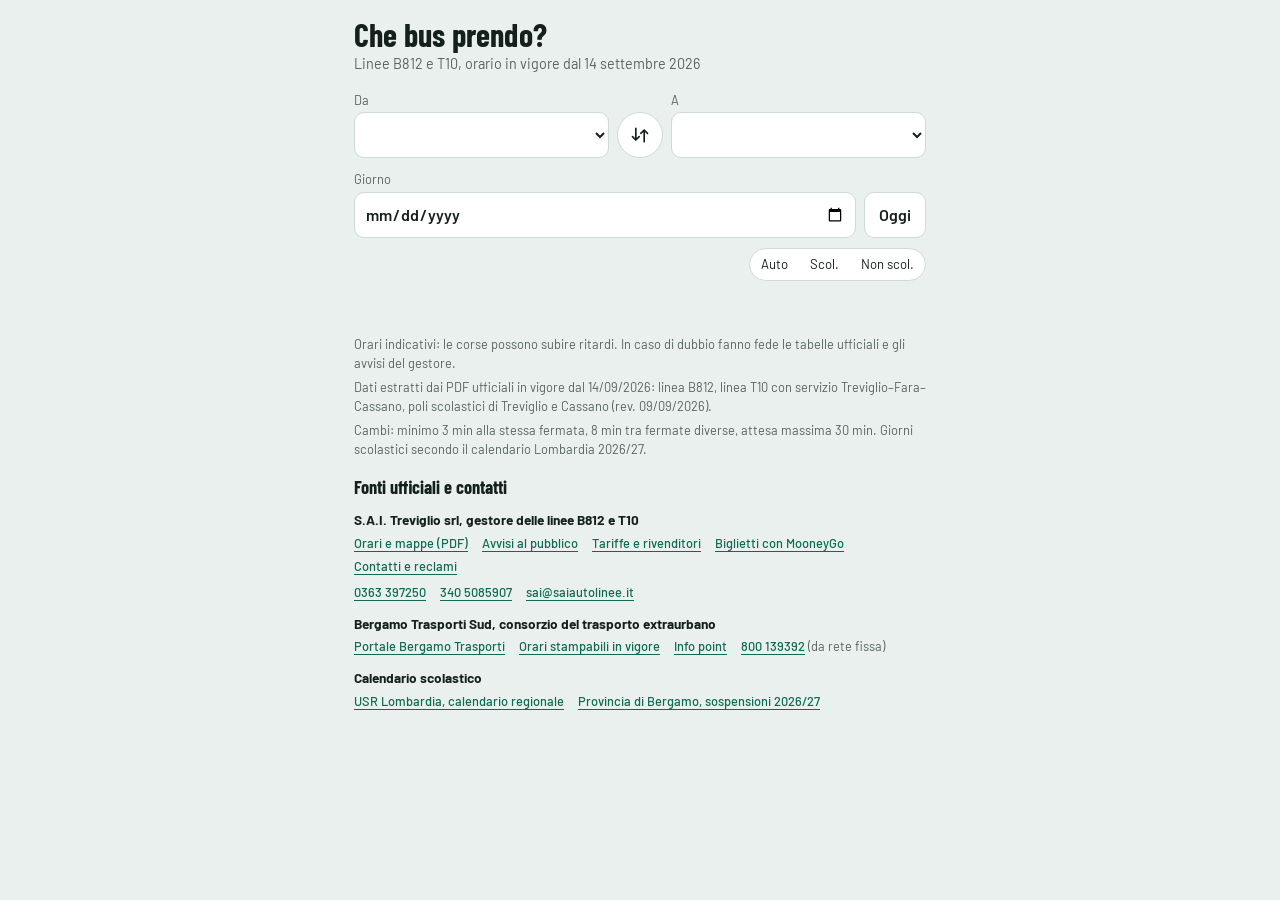
<file: src/shell.html>
<!doctype html>
<html lang="it">
<head>
<meta charset="utf-8">
<meta name="viewport" content="width=device-width,initial-scale=1">
<title>Che bus prendo? Fara e Adda</title>
<link rel="preconnect" href="https://fonts.googleapis.com">
<link rel="preconnect" href="https://fonts.gstatic.com" crossorigin>
<link href="https://fonts.googleapis.com/css2?family=Barlow+Condensed:wght@500;600;700&family=Barlow:wght@400;500;600&display=swap" rel="stylesheet">
<style>
:root{--bg:#EAF0ED;--surface:#FFFFFF;--ink:#14201B;--muted:#56645F;--line:#D0DAD6;--accent:#0E6A53;--accent-ink:#FFFFFF;--signal:#F4C300;--signal-ink:#1D1A00;--gone:#9AA7A2;
--num:"Barlow Condensed","Roboto Condensed","Arial Narrow",system-ui,sans-serif;--body:"Barlow",system-ui,-apple-system,"Segoe UI",sans-serif}
@media (prefers-color-scheme:dark){:root:not([data-theme="light"]){--bg:#0E1512;--surface:#17201C;--ink:#E4ECE8;--muted:#98A6A0;--line:#2A3631;--accent:#4DB293;--accent-ink:#06140F;--signal:#E6B800;--signal-ink:#191500;--gone:#5E6B66}}
:root[data-theme="dark"]{--bg:#0E1512;--surface:#17201C;--ink:#E4ECE8;--muted:#98A6A0;--line:#2A3631;--accent:#4DB293;--accent-ink:#06140F;--signal:#E6B800;--signal-ink:#191500;--gone:#5E6B66}
*{box-sizing:border-box}
html{-webkit-text-size-adjust:100%}
body{margin:0;background:var(--bg);color:var(--ink);font:400 16px/1.45 var(--body)}
main{max-width:600px;margin:0 auto;padding:18px 14px 40px}
h1{font:700 2rem/1 var(--num);margin:0 0 4px;letter-spacing:.2px}
.sub{margin:0 0 16px;color:var(--muted);font-size:.9rem}
button,select,input{font:inherit;color:inherit}
:focus-visible{outline:3px solid var(--signal);outline-offset:2px}
.route{display:grid;grid-template-columns:1fr auto 1fr;gap:8px;align-items:end}
label{display:block;font-size:.8rem;color:var(--muted);margin:0 0 3px}
select,input[type=date]{width:100%;min-height:46px;padding:8px 10px;background:var(--surface);border:1px solid var(--line);border-radius:10px;font-weight:600}
#swap{width:46px;height:46px;border-radius:50%;border:1px solid var(--line);background:var(--surface);display:grid;place-items:center;cursor:pointer}
#swap svg{width:20px;height:20px}
.day{display:grid;grid-template-columns:1fr auto;gap:8px;margin-top:12px;align-items:end}
#today{min-height:46px;padding:0 14px;border-radius:10px;border:1px solid var(--line);background:var(--surface);cursor:pointer;font-weight:600}
.dayrow{display:flex;flex-wrap:wrap;gap:6px 12px;align-items:center;justify-content:space-between;margin-top:10px}
#dayline{margin:0;font-size:.92rem}#dayline span{color:var(--muted)}
#ov{display:inline-flex;border:1px solid var(--line);border-radius:999px;overflow:hidden;background:var(--surface)}
#ov button{border:0;background:none;padding:6px 11px;font-size:.82rem;cursor:pointer}
#ov button[aria-pressed=true]{background:var(--accent);color:var(--accent-ink);font-weight:600}
#notice,.warnbox{margin:10px 0 0;padding:8px 12px;border-radius:10px;background:var(--surface);border-left:4px solid var(--signal);font-size:.9rem}
#hero{margin:16px 0 0;background:var(--surface);border-radius:14px;padding:14px 16px 14px 20px;position:relative;overflow:hidden;border:1px solid var(--line)}
#hero::before{content:"";position:absolute;left:0;top:0;bottom:0;width:7px;background:var(--signal)}
#hero p{margin:0}
#hero .k{font-size:.85rem;color:var(--muted);font-weight:500}
#hero .big{font:700 3.6rem/1 var(--num);font-variant-numeric:tabular-nums;margin:2px 0}
#hero .big .to{font-size:1.6rem;font-weight:600;color:var(--muted);margin-left:10px}
#hero .s{font-weight:600}#hero .s2{color:var(--muted);font-size:.9rem}
.link{border:0;background:none;color:var(--accent);font-weight:600;padding:4px 0;cursor:pointer;text-decoration:underline;text-underline-offset:3px}
#bands{display:grid;grid-template-columns:repeat(5,1fr);gap:4px;margin:18px 0 8px;position:sticky;top:0;background:var(--bg);padding:6px 0;z-index:2}
#bands button{border:1px solid var(--line);background:var(--surface);border-radius:10px;padding:6px 2px;cursor:pointer;font:600 1rem/1.1 var(--num);display:flex;flex-direction:column;align-items:center}
#bands small{font:500 .72rem var(--body);color:var(--muted)}
#bands button[aria-selected=true]{background:var(--accent);color:var(--accent-ink);border-color:var(--accent)}
#bands button[aria-selected=true] small{color:inherit}
#bands .empty{opacity:.55}
#list{list-style:none;margin:0;padding:0}
#list>li{background:var(--surface);border:1px solid var(--line);border-radius:12px;margin:0 0 6px}
#list>li.next{border-color:var(--signal);box-shadow:inset 5px 0 0 var(--signal)}
.row{width:100%;display:grid;grid-template-columns:auto 1fr auto;grid-template-areas:"dep mid arr" "meta meta meta";gap:0 10px;align-items:center;padding:10px 14px;border:0;background:none;text-align:left;cursor:pointer}
.t{font:700 1.9rem/1 var(--num);font-variant-numeric:tabular-nums}
.dep{grid-area:dep}.arr{grid-area:arr;color:var(--muted);font-weight:600}
.mid{grid-area:mid;display:flex;flex-direction:column;align-items:center;gap:2px}
.bar{height:2px;width:100%;background:repeating-linear-gradient(90deg,var(--accent) 0 8px,transparent 8px 12px)}
.d{font-size:.78rem;color:var(--muted)}
.meta{grid-area:meta;display:flex;flex-wrap:wrap;gap:4px 8px;margin-top:6px;font-size:.84rem;align-items:center}
.ln{font:600 .85rem var(--num);background:var(--accent);color:var(--accent-ink);padding:1px 7px;border-radius:5px;letter-spacing:.3px}
.chg{font-weight:600;color:var(--ink);border:1px dashed var(--muted);padding:0 6px;border-radius:5px}
.from{color:var(--muted)}
li.gone .t,li.gone .from{color:var(--gone)}li.gone .ln{opacity:.5}
.detail{padding:4px 14px 14px;border-top:1px solid var(--line)}
.legh{margin:10px 0 4px;font-size:.84rem;color:var(--muted)}.legh b{color:var(--ink)}
.tl{list-style:none;margin:0;padding:0 0 0 14px;border-left:2px solid var(--line)}
.tl li{display:grid;grid-template-columns:3.2em 1fr;gap:8px;padding:3px 0;position:relative;font-size:.9rem}
.tl li::before{content:"";position:absolute;left:-19px;top:10px;width:8px;height:8px;border-radius:50%;background:var(--surface);border:2px solid var(--line)}
.tl li.edge::before{background:var(--accent);border-color:var(--accent)}
.tl li.edge{font-weight:600}
.tl time{font:600 1rem var(--num);font-variant-numeric:tabular-nums}
.tl em{font-style:normal;color:var(--muted)}
.change{margin:10px 0;padding:8px 10px;border-radius:8px;background:var(--bg);font-size:.88rem}
.backh{margin:14px 0 6px;font-weight:600;font-size:.9rem}.warn{color:var(--muted);font-weight:500}
.chips{display:flex;flex-wrap:wrap;gap:6px;align-items:center}
.chips button{border:1px solid var(--accent);color:var(--accent);background:none;border-radius:999px;padding:3px 12px;font:600 1.05rem var(--num);cursor:pointer}
.chips .last,.fine{font-size:.8rem;color:var(--muted);margin:4px 0 0}
.hint{margin:0 0 8px;font-size:.88rem;color:var(--muted)}
.none{background:var(--surface);border:1px solid var(--line);border-radius:12px;padding:14px;margin:0}
footer{margin-top:24px;font-size:.8rem;color:var(--muted)}
footer p{margin:0 0 6px}
footer h2{font:700 1.15rem var(--num);color:var(--ink);margin:18px 0 6px}
footer h3{font-size:.85rem;color:var(--ink);margin:12px 0 4px}
footer ul{list-style:none;margin:0;padding:0;display:flex;flex-wrap:wrap;gap:4px 14px}
a{color:var(--accent);text-underline-offset:3px}
footer a{font-weight:500}
footer ul+ul{margin-top:8px}
@media (max-width:380px){#hero .big{font-size:3rem}.t{font-size:1.65rem}#bands button{font-size:.9rem}}
@media (prefers-reduced-motion:reduce){*{scroll-behavior:auto!important}}
</style>
</head>
<body>
<main>
<h1>Che bus prendo?</h1>
<p class="sub">Linee B812 e T10, orario in vigore dal 14 settembre 2026</p>

<div class="route">
  <div><label for="from">Da</label><select id="from"></select></div>
  <button id="swap" aria-label="Inverti partenza e arrivo" title="Inverti"><svg viewBox="0 0 24 24" fill="none" stroke="currentColor" stroke-width="2" stroke-linecap="round" stroke-linejoin="round"><path d="M7 4v14M3 14l4 4 4-4M17 20V6M13 10l4-4 4 4"/></svg></button>
  <div><label for="to">A</label><select id="to"></select></div>
</div>

<div class="day">
  <div><label for="date">Giorno</label><input type="date" id="date" min="2026-09-14" max="2027-09-13"></div>
  <button id="today">Oggi</button>
</div>
<div class="dayrow">
  <p id="dayline"></p>
  <div id="ov" role="group" aria-label="Tipo di giorno"><button data-v="auto">Auto</button><button data-v="S">Scol.</button><button data-v="NS">Non scol.</button></div>
</div>
<p id="notice" hidden></p>
<p id="bridge" class="warnbox" hidden>Molte scuole superiori della provincia di Bergamo sospendono le lezioni in questo giorno: le corse scolastiche potrebbero non esserci. Controlla gli <a href="https://www.saiautolinee.it/notizie" target="_blank" rel="noopener noreferrer">avvisi SAI</a> o scegli Non scol.</p>

<section id="hero" aria-live="polite" hidden></section>
<div id="bands" role="tablist" aria-label="Fasce orarie"></div>
<p id="hint" class="hint" hidden>Nessun bus diretto su questa tratta: sono indicate le soluzioni con un cambio.</p>
<ul id="list"></ul>
<section id="mappa" hidden></section>

<footer>
  <p>Orari indicativi: le corse possono subire ritardi. In caso di dubbio fanno fede le tabelle ufficiali e gli avvisi del gestore.</p>
  <p>Dati estratti dai PDF ufficiali in vigore dal 14/09/2026: linea B812, linea T10 con servizio Treviglio–Fara–Cassano, poli scolastici di Treviglio e Cassano (rev. 09/09/2026).</p>
  <p>Cambi: minimo 3 min alla stessa fermata, 8 min tra fermate diverse, attesa massima 30 min. Giorni scolastici secondo il calendario Lombardia 2026/27.</p>

  <h2>Fonti ufficiali e contatti</h2>
  <h3>S.A.I. Treviglio srl, gestore delle linee B812 e T10</h3>
  <ul>
    <li><a href="https://www.saiautolinee.it/orari-e-linee#lines" target="_blank" rel="noopener noreferrer">Orari e mappe (PDF)</a></li>
    <li><a href="https://www.saiautolinee.it/notizie" target="_blank" rel="noopener noreferrer">Avvisi al pubblico</a></li>
    <li><a href="https://www.saiautolinee.it/tariffe" target="_blank" rel="noopener noreferrer">Tariffe e rivenditori</a></li>
    <li><a href="https://www.saiautolinee.it/mooneygo" target="_blank" rel="noopener noreferrer">Biglietti con MooneyGo</a></li>
    <li><a href="https://www.saiautolinee.it/contatti" target="_blank" rel="noopener noreferrer">Contatti e reclami</a></li>
  </ul>
  <ul>
    <li><a href="tel:+390363397250">0363 397250</a></li>
    <li><a href="tel:+393405085907">340 5085907</a></li>
    <li><a href="mailto:sai@saiautolinee.it">sai@saiautolinee.it</a></li>
  </ul>
  <h3>Bergamo Trasporti Sud, consorzio del trasporto extraurbano</h3>
  <ul>
    <li><a href="https://www.bergamotrasporti.it/" target="_blank" rel="noopener noreferrer">Portale Bergamo Trasporti</a></li>
    <li><a href="https://www.bergamotrasporti.it/orari-stampabili-in-vigore/" target="_blank" rel="noopener noreferrer">Orari stampabili in vigore</a></li>
    <li><a href="https://www.bergamotrasporti.it/info-point/informazioni/" target="_blank" rel="noopener noreferrer">Info point</a></li>
    <li><a href="tel:800139392">800 139392</a> (da rete fissa)</li>
  </ul>
  <h3>Calendario scolastico</h3>
  <ul>
    <li><a href="https://www.mim.gov.it/web/usr-lombardia/calendario-scolastico-regionale" target="_blank" rel="noopener noreferrer">USR Lombardia, calendario regionale</a></li>
    <li><a href="https://www.provincia.bergamo.it/cnvpbgrm/po/mostra_news.php?id=2630&amp;area=H" target="_blank" rel="noopener noreferrer">Provincia di Bergamo, sospensioni 2026/27</a></li>
  </ul>
</footer>
</main>
<script>
const DATA=/*DATA*/;
/*CORE*/
/*UI*/
</script>
</body>
</html>
</file>
